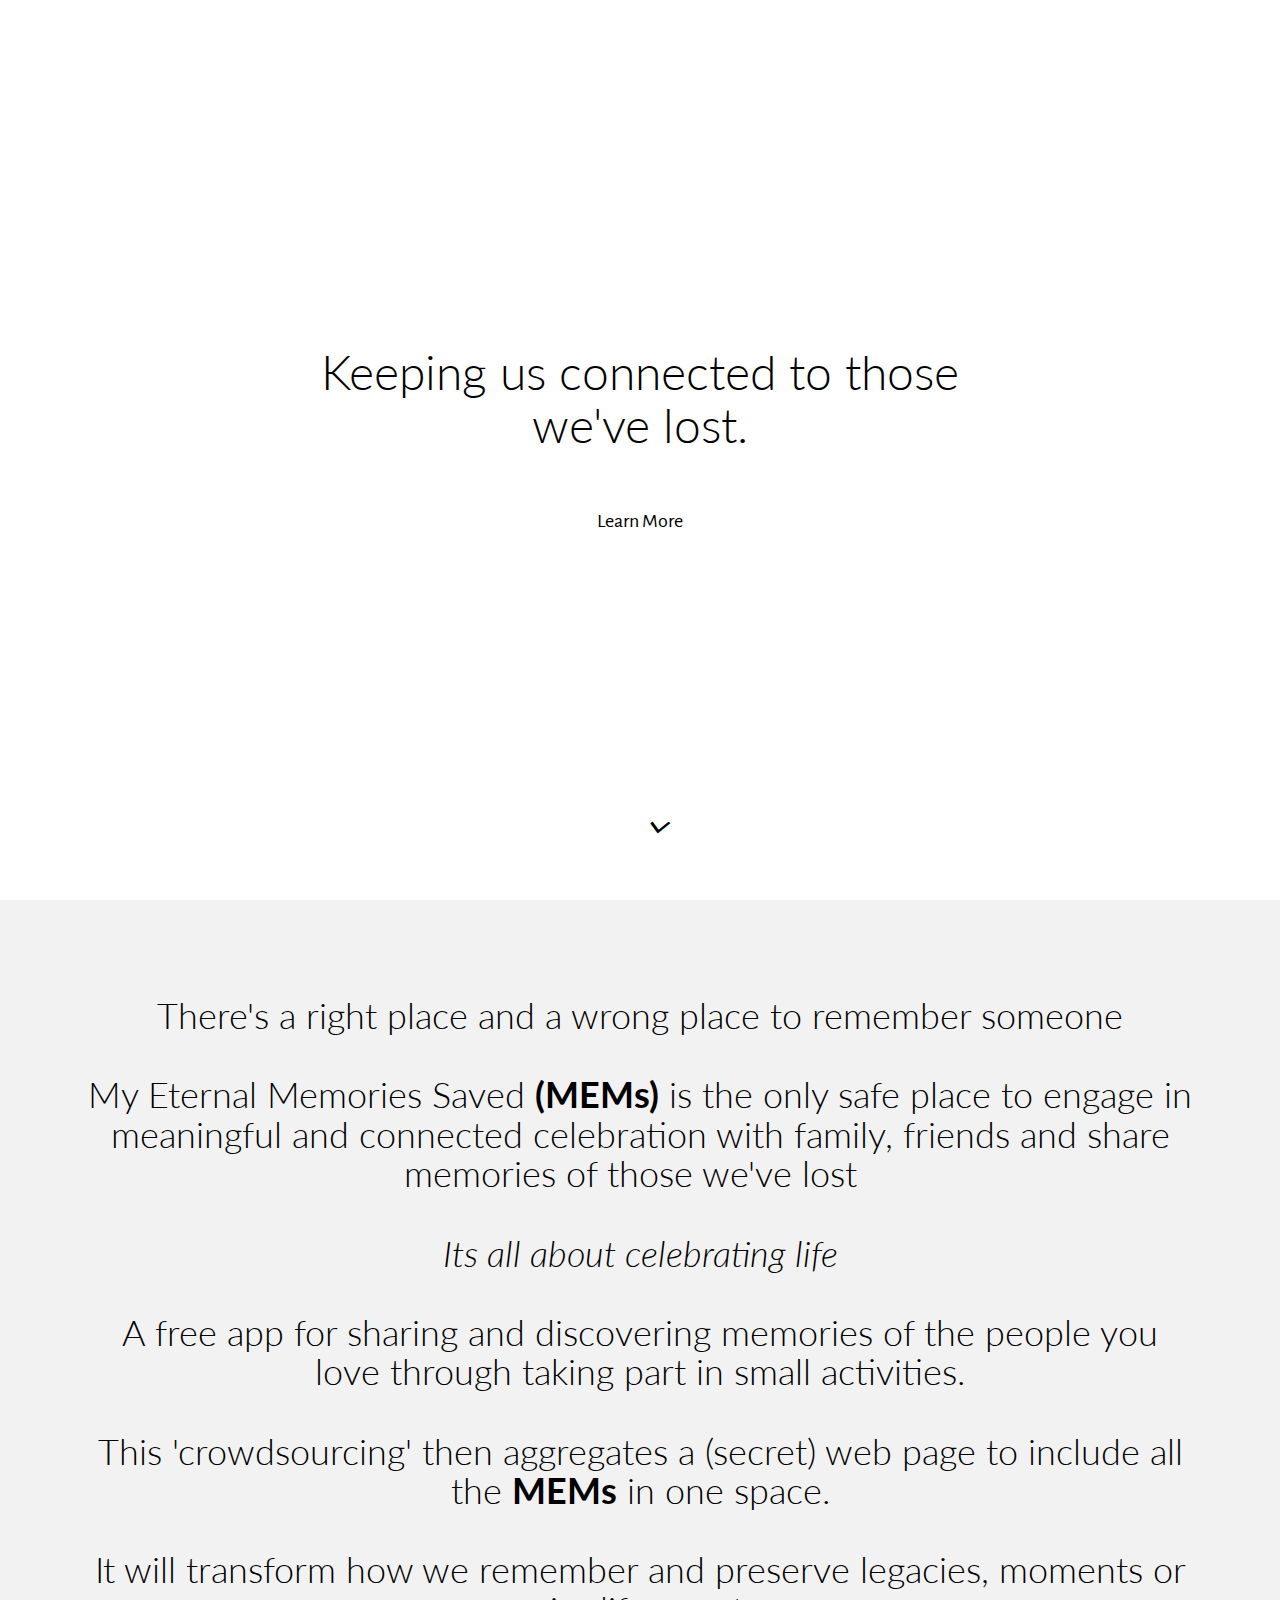
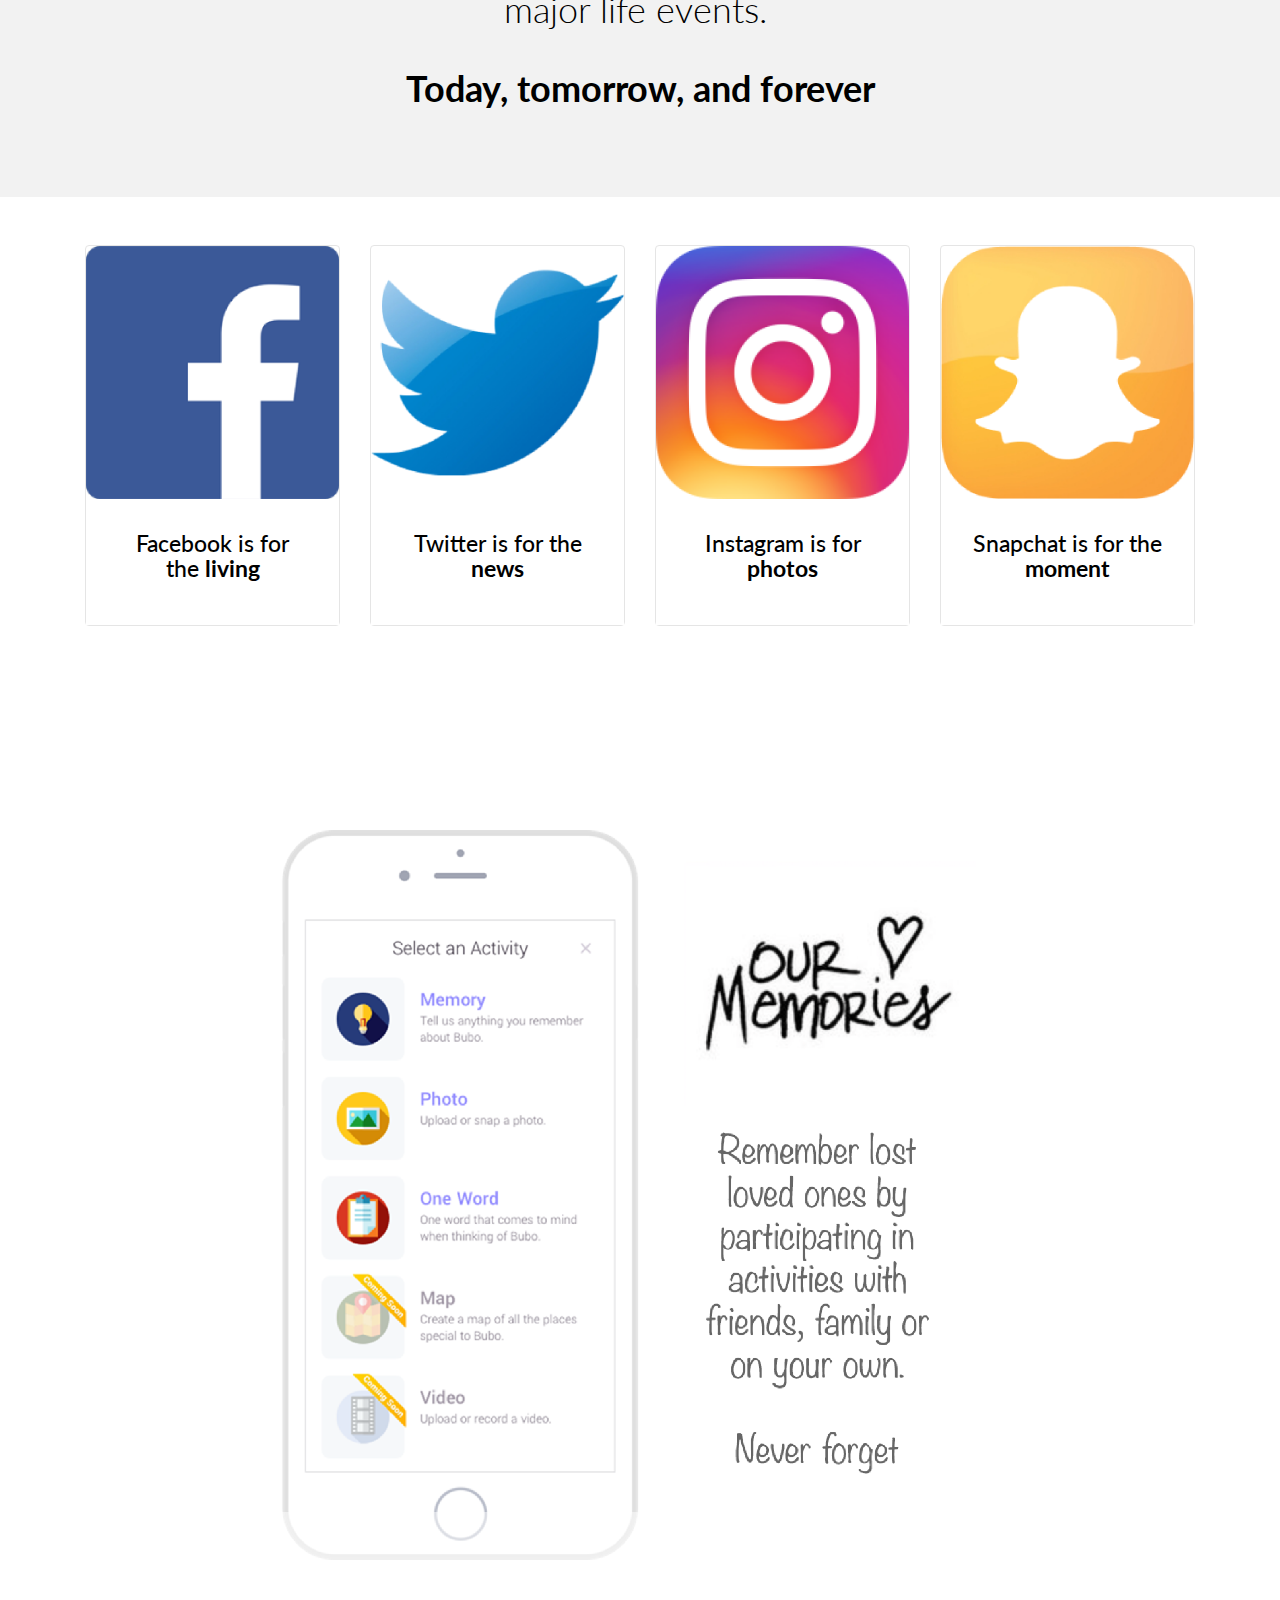
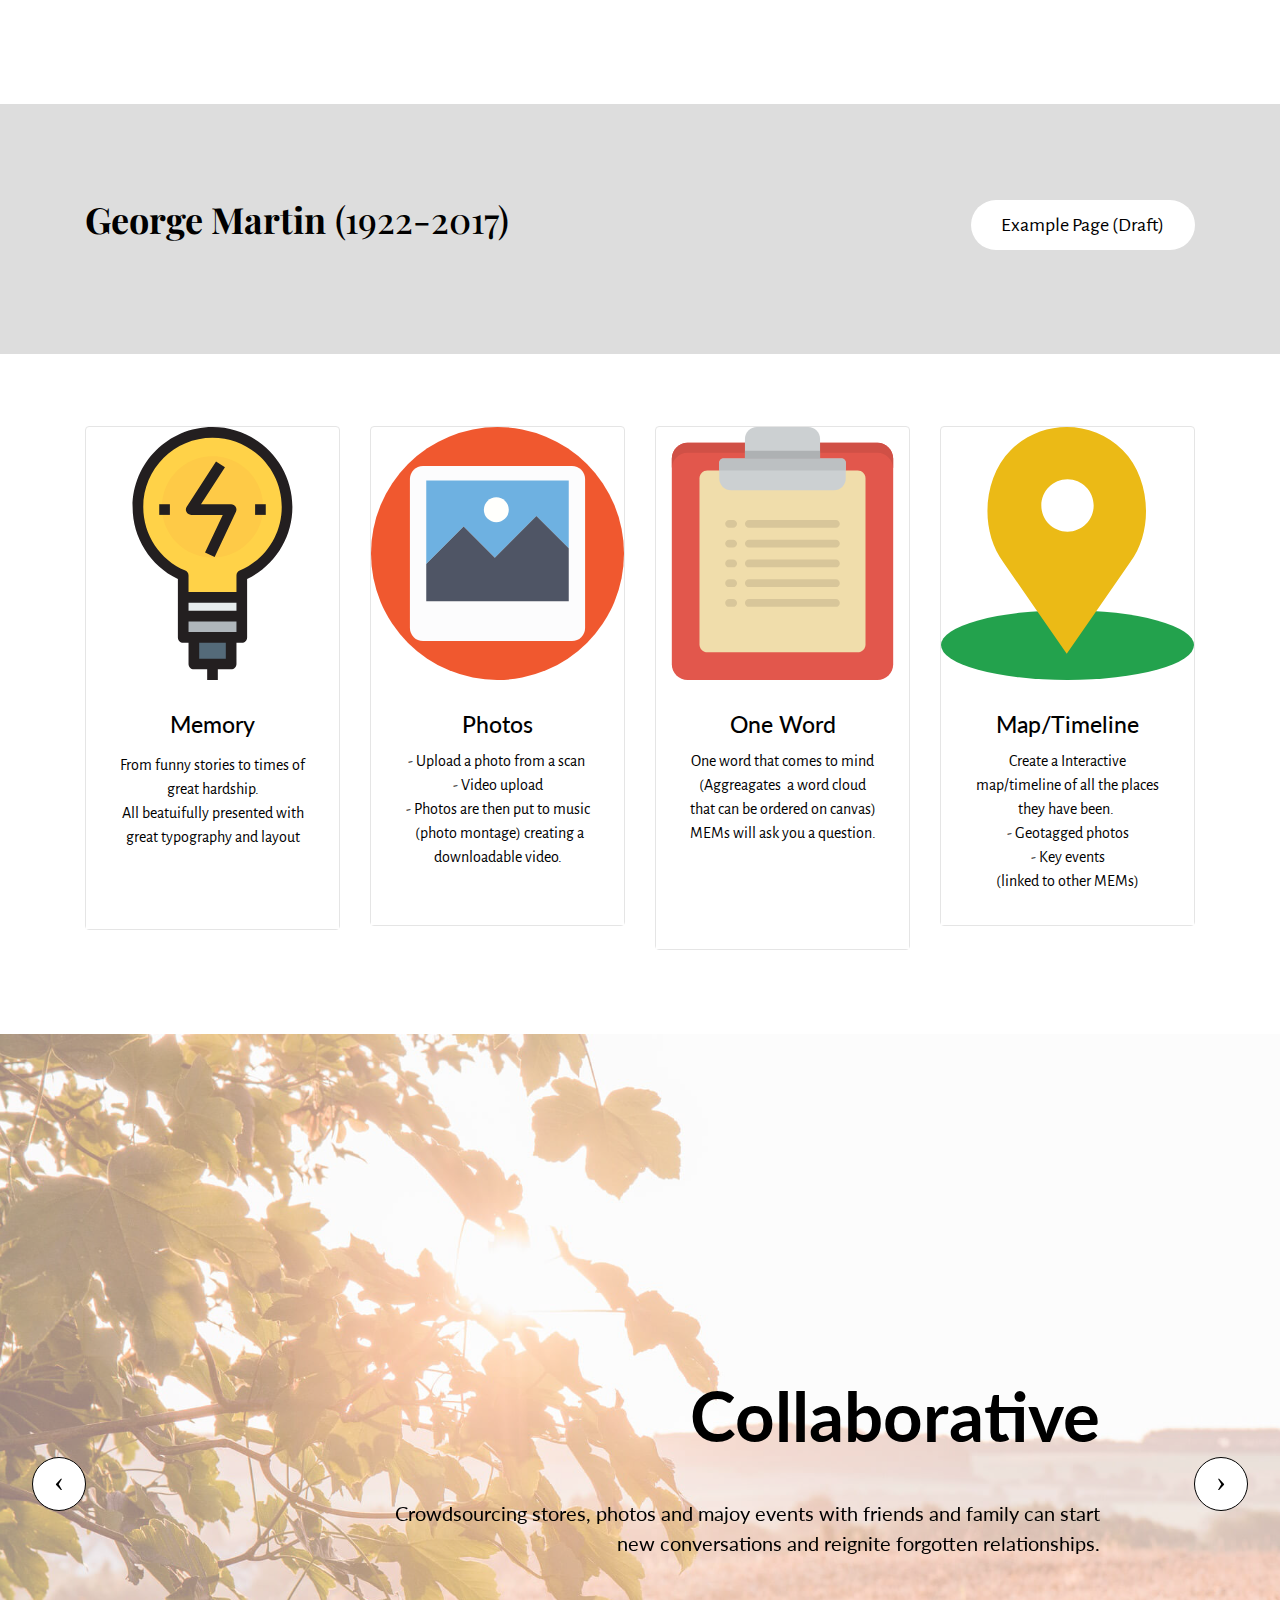
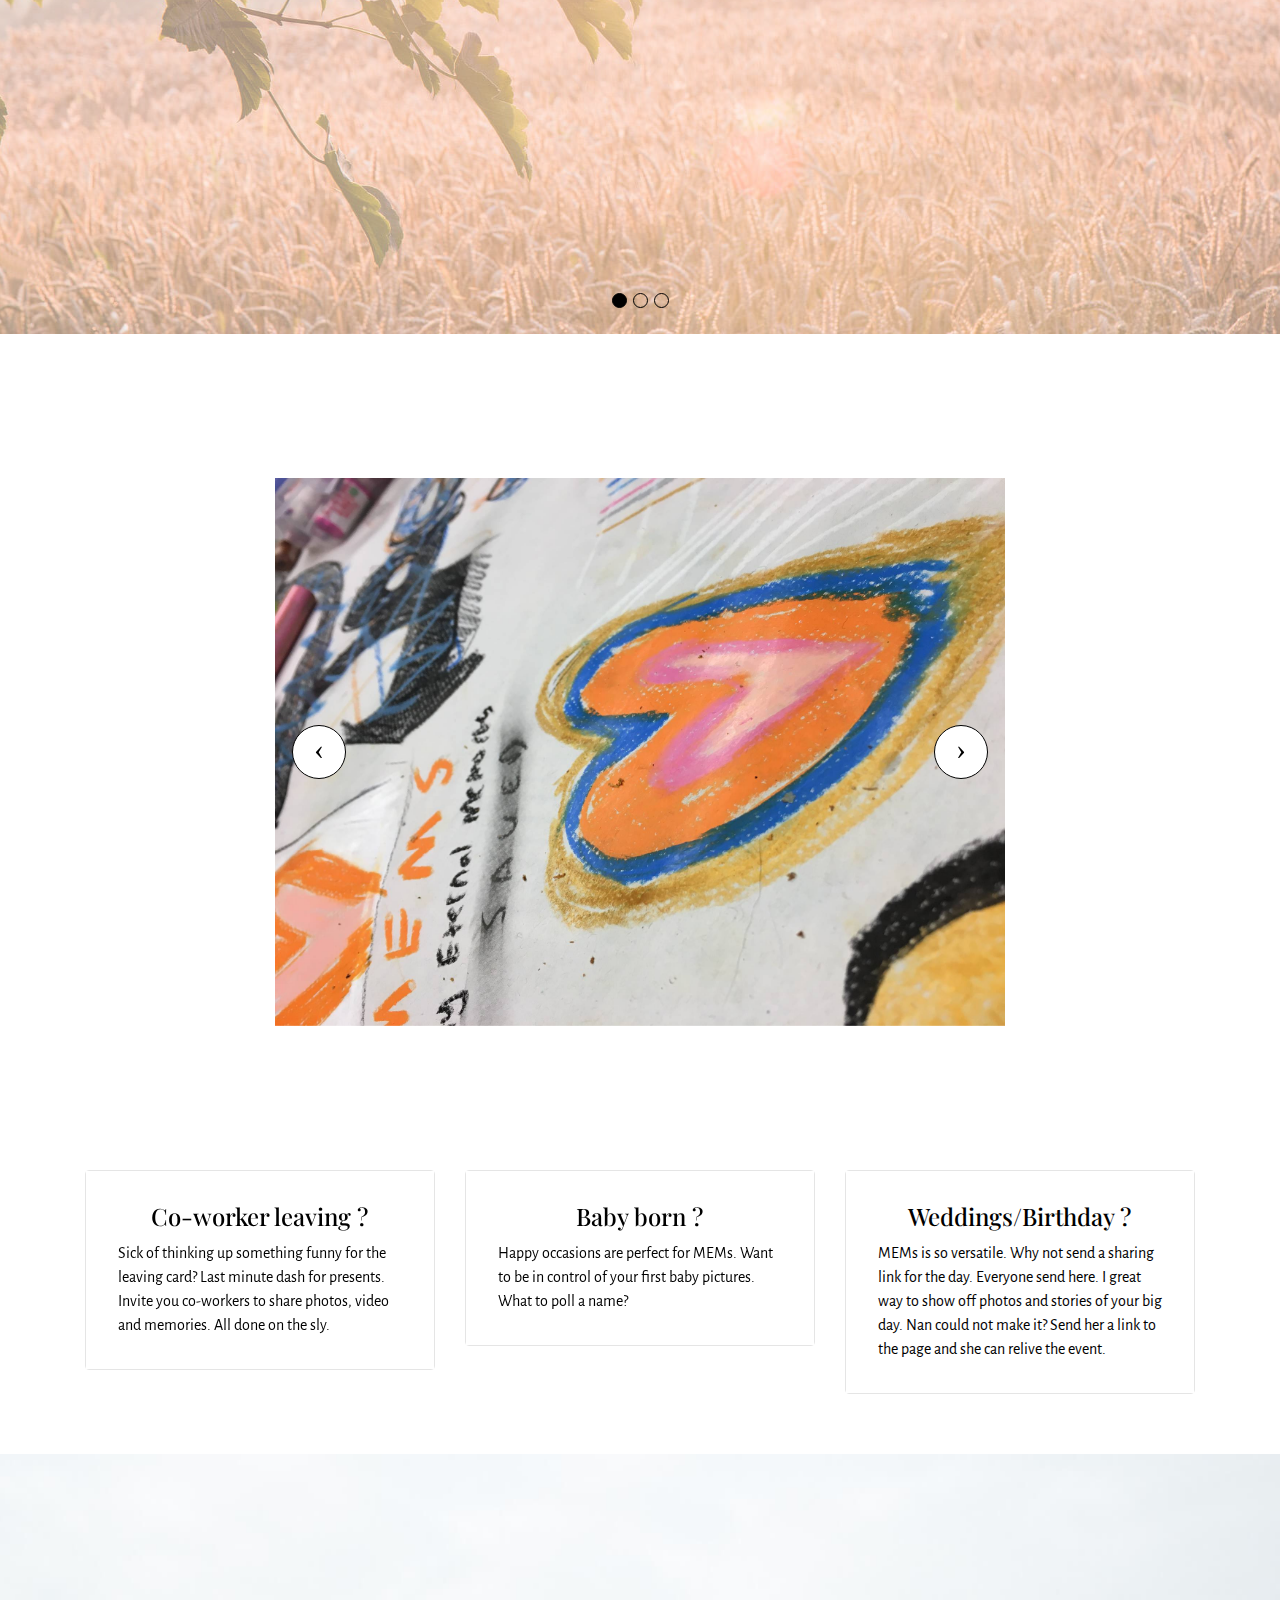
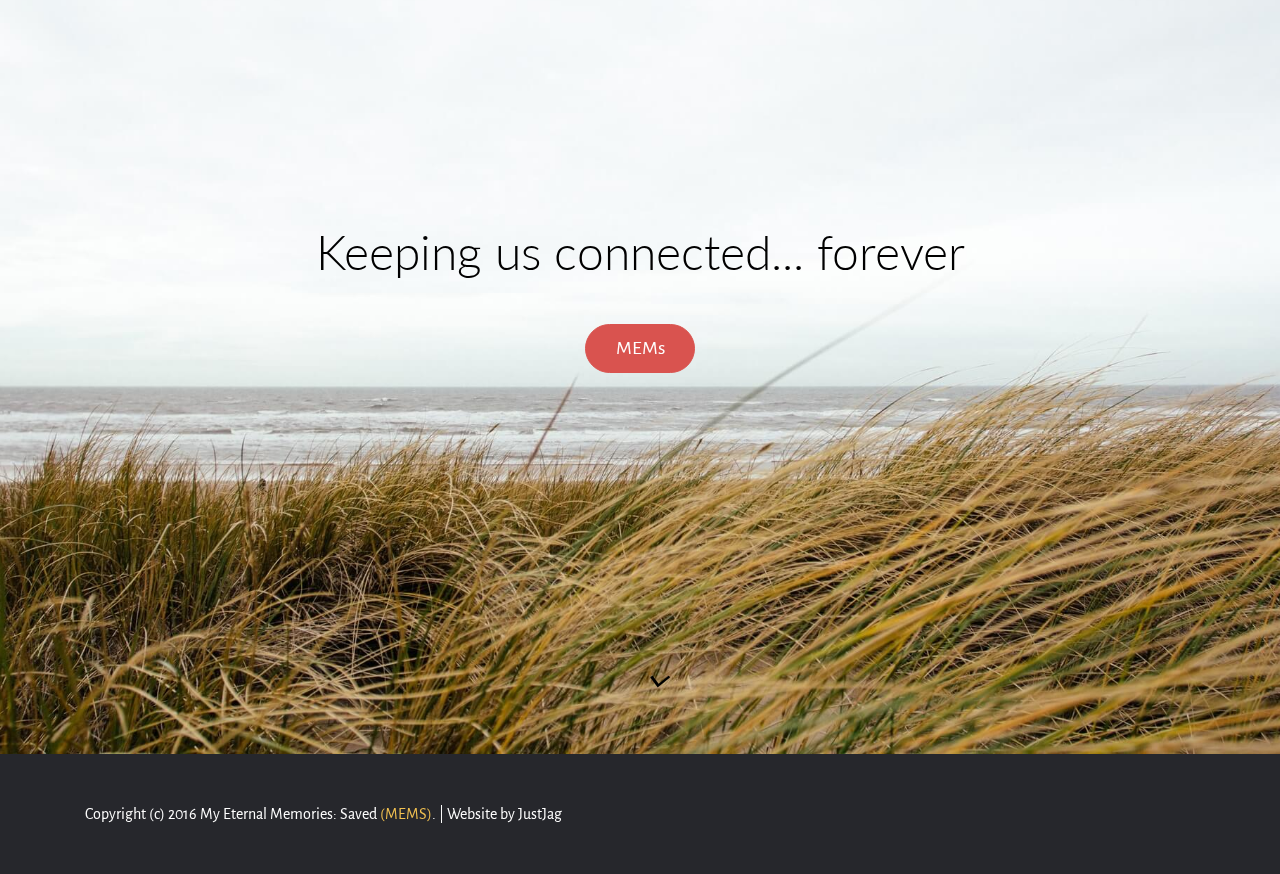
<file: index.html>
<!DOCTYPE html>
<html >
<head>
  <!-- Site made with Mobirise Website Builder v4.8.6, https://mobirise.com -->
  <meta charset="UTF-8">
  <meta http-equiv="X-UA-Compatible" content="IE=edge">
  <meta name="generator" content="Mobirise v4.8.6, mobirise.com">
  <meta name="viewport" content="width=device-width, initial-scale=1, minimum-scale=1">
  <link rel="shortcut icon" href="assets/images/logo.png" type="image/x-icon">
  <meta name="description" content="">
  
  <link rel="stylesheet" href="assets/font-awesome/css/font-awesome.css">
  <link rel="stylesheet" href="https://fonts.googleapis.com/css?family=Alegreya+Sans:400,700&subset=latin,vietnamese,latin-ext">
  <link rel="stylesheet" href="https://fonts.googleapis.com/css?family=Playfair+Display:400,700&subset=latin,cyrillic">
  <link rel="stylesheet" href="assets/tether/tether.min.css">
  <link rel="stylesheet" href="assets/bootstrap/css/bootstrap.min.css">
  <link rel="stylesheet" href="assets/soundcloud-plugin/style.css">
  <link rel="stylesheet" href="assets/puritym/css/style.css">
  <link rel="stylesheet" href="assets/mobirise/css/mbr-additional.css" type="text/css">
  
  
  
</head>
<body>
  <section class="mbr-section mbr-section-full" id="header1-1" data-bg-video="https://www.youtube.com/embed/uNCr7NdOJgw?rel=0&amp;amp;showinfo=0&amp;autoplay=0&amp;loop=0" data-rv-view="0">
    <div class="mbr-table-cell">
        
        <div class="container">
            <div class="row">
                <div class="col-md-8 col-md-offset-2 text-xs-center">

                    <h1 class="mbr-section-title display-1">Keeping us connected to those we've lost.</h1>
                    
                    <div class="mbr-buttons--center"> <a class="btn btn-lg btn-white" href="index.html#content5-8">Learn More</a></div>
                </div>
            </div>
        </div>
        <a class="mbr-arrow" href="#content5-8"><i class="fa fa-angle-down"></i></a>
    </div>
</section>

<section class="mbr-section col-undefined" id="content5-8" data-rv-view="3" style="background-color: rgb(242, 242, 242); padding-top: 6rem; padding-bottom: 3rem;">
    
    <div class="container">
        <h3 class="mbr-section-title display-2">There's a right place and a wrong place to remember someone<br><span style="color: inherit; line-height: 1.1;">&nbsp;</span><br>My Eternal Memories Saved <strong>(MEMs)</strong> is the only safe place to engage in meaningful and connected celebration with family, friends and share memories of those we've lost &nbsp;<br><br><em>Its all about celebrating life </em><br><br>A free app for sharing and discovering memories of the people you love through taking part in small activities. <br><br>This 'crowdsourcing' then aggregates a (secret) web page to include all the <strong>MEMs</strong> in one space.<br><div><br></div><div>It will transform how we remember and preserve legacies, moments or major life events.&nbsp;</div><div><br><strong>Today, tomorrow, and forever</strong><br></div></h3>
        <div class="lead"></div>
    </div>
</section>

<section class="mbr-section mbr-section-small" id="features1-3" data-rv-view="6" style="background-color: rgb(255, 255, 255); padding-top: 3rem; padding-bottom: 3rem;">
    
    <div class="container">
        <div class="row">
            <div class="col-sm-6 col-md-3">
                <div class="card cart-block">
                    <div><img src="assets/images/fb-art-600x600-35.png" class="card-img-top"></div>
                    <div class="card-block">
                        <h4 class="card-title text-xs-center">Facebook is for the <strong>living</strong></h4>
                        
                        
                    </div>
                </div>
            </div>
            <div class="col-sm-6 col-md-3">
                <div class="card cart-block">
                    <div><img src="assets/images/twitter-xxl-600x600-18.png" class="card-img-top"></div>
                    <div class="card-block">
                        <h4 class="card-title text-xs-center">Twitter is for the <strong>news</strong></h4>
                        
                        
                    </div>
                </div>
            </div>
            <div class="col-sm-6 col-md-3">
                <div class="card cart-block">
                    <div><img src="assets/images/instagram-v051916-200-600x600-69.png" class="card-img-top"></div>
                    <div class="card-block">
                        <h4 class="card-title text-xs-center">Instagram is for <strong>photos</strong></h4>
                        
                        
                    </div>
                </div>
            </div>
            <div class="col-sm-6 col-md-3">
                <div class="card cart-block">
                    <div><img src="assets/images/snapchat-xxl-600x600-39.png" class="card-img-top"></div>
                    <div class="card-block">
                        <h4 class="card-title text-xs-center">Snapchat is for the <strong>moment</strong></h4>
                        
                        
                    </div>
                </div>
            </div>
        </div>
    </div>
</section>

<section class="mbr-section mbr-section__container mbr-section__container--isolated" id="image2-s" data-rv-view="9">
    <div class="container">
        <div class="row">
            <div class="col-md-8 col-md-offset-2">
                <figure class="mbr-figure">
                    <div><img src="assets/images/best-1400x1400-1400x1400.png"></div>
                    <figcaption class="mbr-figure-caption mbr-figure-caption-over">
                        
                    </figcaption>
                </figure>
            </div>
        </div>
    </div>
</section>

<section class="mbr-section mbr-section-small" id="msg-box1-j" data-rv-view="11" style="background-color: rgb(221, 221, 221); padding-top: 6rem; padding-bottom: 6rem;">
    

    <div class="container">
        <div class="row">
            
            <div>

                <div class="col-sm-8">
                    <h2 class="mbr-section-title h1"><strong>George Martin</strong> (1922-2017)<br></h2>
                    
                </div>                
                <div class="col-sm-4 text-xs-right"><a class="btn btn-lg btn-white" href="page1.html">Example Page (Draft)</a></div>
            </div>
        </div>
    </div>
</section>

<section class="mbr-section mbr-section-small" id="features1-3" data-rv-view="14" style="background-color: rgb(255, 255, 255); padding-top: 4.5rem; padding-bottom: 4.5rem;">
    
    <div class="container">
        <div class="row">
            <div class="col-sm-6 col-md-3">
                <div class="card cart-block">
                    <div><img src="assets/images/167820.svg" class="card-img-top"></div>
                    <div class="card-block">
                        <h4 class="card-title text-xs-center"><p>Memory</p></h4>
                        <p class="card-text"><span style="font-size: 1rem; line-height: 1.5;">From funny stories to times of great hardship. </span><br><span style="font-size: 1rem; line-height: 1.5;">All beatuifully presented with great typography and layout</span><span style="font-size: 1rem; line-height: 1.5;"><br></span><span style="font-size: 1rem; line-height: 1.5;"><br></span><br></p>
                        
                    </div>
                </div>
            </div>
            <div class="col-sm-6 col-md-3">
                <div class="card cart-block">
                    <div><img src="assets/images/204329.svg" class="card-img-top"></div>
                    <div class="card-block">
                        <h4 class="card-title text-xs-center">Photos</h4>
                        <p class="card-text">- Upload a photo from a scan&nbsp;<br>- Video upload<br>- Photos are then put to music &nbsp;(photo montage) creating a downloadable video.<br><br></p>
                        
                    </div>
                </div>
            </div>
            <div class="col-sm-6 col-md-3">
                <div class="card cart-block">
                    <div><img src="assets/images/214287.svg" class="card-img-top"></div>
                    <div class="card-block">
                        <h4 class="card-title text-xs-center">One Word</h4>
                        <p class="card-text">One word that comes to mind<br>(Aggreagates &nbsp;a word cloud that can be ordered on canvas)<br>MEMs will ask you a question.<br><br><br><br></p>
                        
                    </div>
                </div>
            </div>
            <div class="col-sm-6 col-md-3">
                <div class="card cart-block">
                    <div><img src="assets/images/148845.svg" class="card-img-top"></div>
                    <div class="card-block">
                        <h4 class="card-title text-xs-center">Map/Timeline</h4>
                        <p class="card-text">Create a Interactive map/timeline of all the places they have been.&nbsp;<br>- Geotagged photos<br>- Key events<br>(linked to other MEMs)</p>
                        
                    </div>
                </div>
            </div>
        </div>
    </div>
</section>

<section class="mbr-slider mbr-section mbr-section__container carousel slide mbr-section-nopadding" data-ride="carousel" data-keyboard="false" data-wrap="true" data-interval="5000" id="slider-1" data-rv-view="17" style="background-color: rgb(255, 255, 255);">
    <div>
        <div>
            <div>
                <ol class="carousel-indicators">
                    <li data-app-prevent-settings="" data-target="#slider-1" data-slide-to="0" class="active"></li><li data-app-prevent-settings="" data-target="#slider-1" data-slide-to="1"></li><li data-app-prevent-settings="" data-target="#slider-1" class="" data-slide-to="2"></li>
                </ol>
                <div class="carousel-inner" role="listbox">
                    <div class="mbr-section carousel-item dark center mbr-section-full active" style="background-image: url(assets/images/photo-6.jpg);">
                        <div class="mbr-table-cell">
                         <div class="mbr-overlay"></div>
                            <div class=" container">
                                
                                <div class="row">
                                    <div class="col-md-8 col-md-offset-3 text-xs-right">
                                        <h2 class="mbr-section-title display-1"><strong>Collaborative</strong></h2>
                                        <p class="lead">Crowdsourcing stores, photos and majoy events with friends and family can start new conversations and reignite forgotten relationships.</p>

                                        
                                    </div>
                                </div>
                            </div>
                        </div>
                    </div><div class="mbr-section carousel-item dark center mbr-section-full" style="background-image: url(assets/images/photo-9.jpg);">
                        <div class="mbr-table-cell">
                         <div class="mbr-overlay"></div>
                            <div class=" container">
                                
                                <div class="row">
                                    <div class="col-md-8 col-md-offset-1">
                                        <h2 class="mbr-section-title display-1"><strong>Safe</strong></h2>
                                        <p class="lead">Specifically for private memories of lost loved ones. <br>Password protected. <br>Backed up for life</p>

                                        
                                    </div>
                                </div>
                            </div>
                        </div>
                    </div><div class="mbr-section carousel-item dark center mbr-section-full" style="background-image: url(assets/images/white-rose-for-funeral-singer-services1-2000x1500-47.jpg);">
                        <div class="mbr-table-cell">
                         <div class="mbr-overlay" style="opacity: 0.3;"></div>
                            <div class=" container">
                                
                                <div class="row">
                                    <div class="col-md-8 col-md-offset-2 text-xs-center">
                                        <h2 class="mbr-section-title display-1"><strong>Reactive</strong></h2>
                                        <p class="lead">When the moment calls for it, friends and family can start to share memories and communicate (<em>this has been shown to help the grieving process)*</em></p>

                                        
                                    </div>
                                </div>
                            </div>
                        </div>
                    </div>
                </div>
                
                <a data-app-prevent-settings="" class="left carousel-control" role="button" data-slide="prev" href="#slider-1">
                    <span class="icon-prev" aria-hidden="true"></span>
                    <span class="sr-only">Previous</span>
                </a>
                <a data-app-prevent-settings="" class="right carousel-control" role="button" data-slide="next" href="#slider-1">
                    <span class="icon-next" aria-hidden="true"></span>
                    <span class="sr-only">Next</span>
                </a>
            </div>
        </div>
    </div>
</section>

<section class="mbr-slider mbr-section mbr-section__container carousel slide mbr-section__container--isolated" data-ride="carousel" data-keyboard="false" data-wrap="true" data-interval="5000" id="slider2-g" data-rv-view="29">
    <div class=" container article-slider">
        <div class=" row">
            <div class=" col-md-8 col-md-offset-2">
                
                <div class="carousel-inner" role="listbox">
                    <div class="mbr-section carousel-item dark center active">
                        <div class="mbr-table-cell">
                         
                            <div>
                                <img src="assets/images/img-2-2000x1500.jpg">
                                <div class="row">
                                    <div class="col-md-8 col-md-offset-3 text-xs-right">
                                        
                                        

                                        
                                    </div>
                                </div>
                            </div>
                        </div>
                    </div><div class="mbr-section carousel-item dark center">
                        <div class="mbr-table-cell">
                         
                            <div>
                                <img src="assets/images/img-3-2000x1500.jpg">
                                <div class="row">
                                    <div class="col-md-8 col-md-offset-1">
                                        
                                        

                                        
                                    </div>
                                </div>
                            </div>
                        </div>
                    </div><div class="mbr-section carousel-item dark center">
                        <div class="mbr-table-cell">
                         
                            <div>
                                <img src="assets/images/img-4-2000x1500.jpg">
                                <div class="row">
                                    <div class="col-md-8 col-md-offset-2 text-xs-center">
                                        
                                        

                                        
                                    </div>
                                </div>
                            </div>
                        </div>
                    </div>
                </div>
                
                <a data-app-prevent-settings="" class="left carousel-control" role="button" data-slide="prev" href="#slider2-g">
                    <span class="icon-prev" aria-hidden="true"></span>
                    <span class="sr-only">Previous</span>
                </a>
                <a data-app-prevent-settings="" class="right carousel-control" role="button" data-slide="next" href="#slider2-g">
                    <span class="icon-next" aria-hidden="true"></span>
                    <span class="sr-only">Next</span>
                </a>
            </div>
        </div>
    </div>
</section>

<section class="mbr-section mbr-section-small" id="content4-1q" data-rv-view="41" style="background-color: rgb(255, 255, 255); padding-top: 0rem; padding-bottom: 3rem;">
    
    <div class="container">
        <div class="row">
            <div class="col-sm-6 col-md-4">
                <div class="card cart-block">
                    <div class="card-block">
                        <h4 class="card-title text-xs-center">Co-worker leaving ?</h4>
                        <p class="card-text">Sick of thinking up something funny for the leaving card? Last minute dash for presents. Invite you co-workers to share photos, video and memories. All done on the sly.</p>
                    </div>
                </div>
            </div>
            <div class="col-sm-6 col-md-4">
                <div class="card cart-block">
                    <div class="card-block">
                        <h4 class="card-title text-xs-center">Baby born ?</h4>
                        <p class="card-text">Happy occasions are perfect for MEMs. Want to be in control of your first baby pictures. What to poll a name?</p>
                    </div>
                </div>
            </div>
            <div class="col-sm-6 col-md-4">
                <div class="card cart-block">
                    <div class="card-block">
                        <h4 class="card-title text-xs-center">Weddings/Birthday ?</h4>
                        <p class="card-text">MEMs is so versatile. Why not send a sharing link for the day. Everyone send here. I great way to show off photos and stories of your big day. Nan could not make it? Send her a link to the page and she can relive the event.</p>
                    </div>
                </div>
            </div>
            
        </div>
    </div>
</section>

<section class="mbr-section mbr-section-full" id="header1-1s" data-rv-view="44" style="background-image: url(assets/images/photo-1.jpg);">
    <div class="mbr-table-cell">
        
        <div class="container">
            <div class="row">
                <div class="col-md-8 col-md-offset-2 text-xs-center">

                    <h1 class="mbr-section-title display-1">Keeping us connected... forever</h1>
                    
                    <div class="mbr-buttons--center"> <a class="btn btn-lg btn-danger" href="index.html">MEMs</a></div>
                </div>
            </div>
        </div>
        <a class="mbr-arrow" href="#footer1-6"><i class="fa fa-angle-down"></i></a>
    </div>
</section>

<footer class="mbr-section mbr-section-nopadding mbr-footer" id="footer1-6" data-rv-view="47" style="background-color: rgb(38, 39, 44); padding-top: 3rem; padding-bottom: 1.98rem;">
    
    <div class="container">
        <p>Copyright (c) 2016 My Eternal Memories: Saved <a href="index.html">(MEMS)</a>. | Website by JustJag</p>
    </div>
</footer>


  <script src="assets/web/assets/jquery/jquery.min.js"></script>
  <script src="assets/tether/tether.min.js"></script>
  <script src="assets/bootstrap/js/bootstrap.min.js"></script>
  <script src="assets/smooth-scroll/smooth-scroll.js"></script>
  <script src="assets/jquery-mb-ytplayer/jquery.mb.ytplayer.min.js"></script>
  <script src="assets/bootstrap-carousel-swipe/bootstrap-carousel-swipe.js"></script>
  <script src="assets/puritym/js/script.js"></script>
  
  
</body>
</html>
</file>
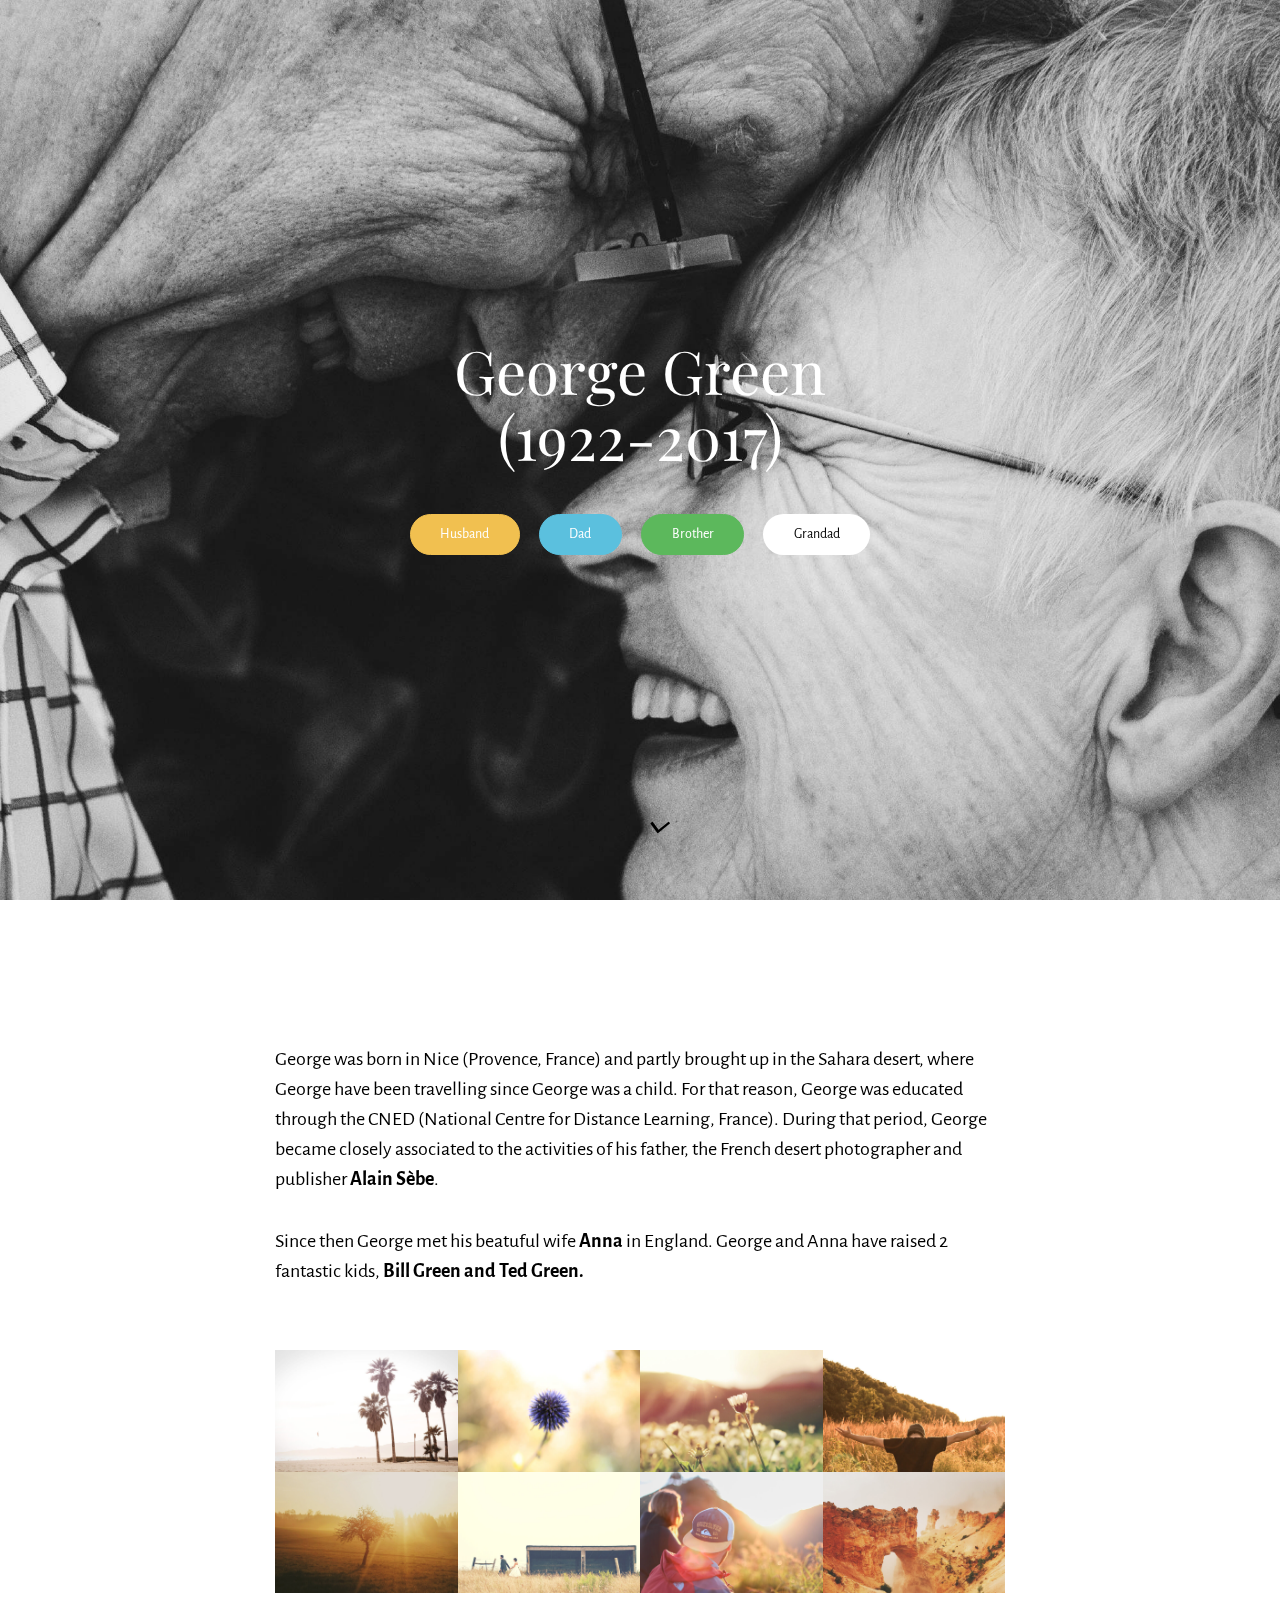
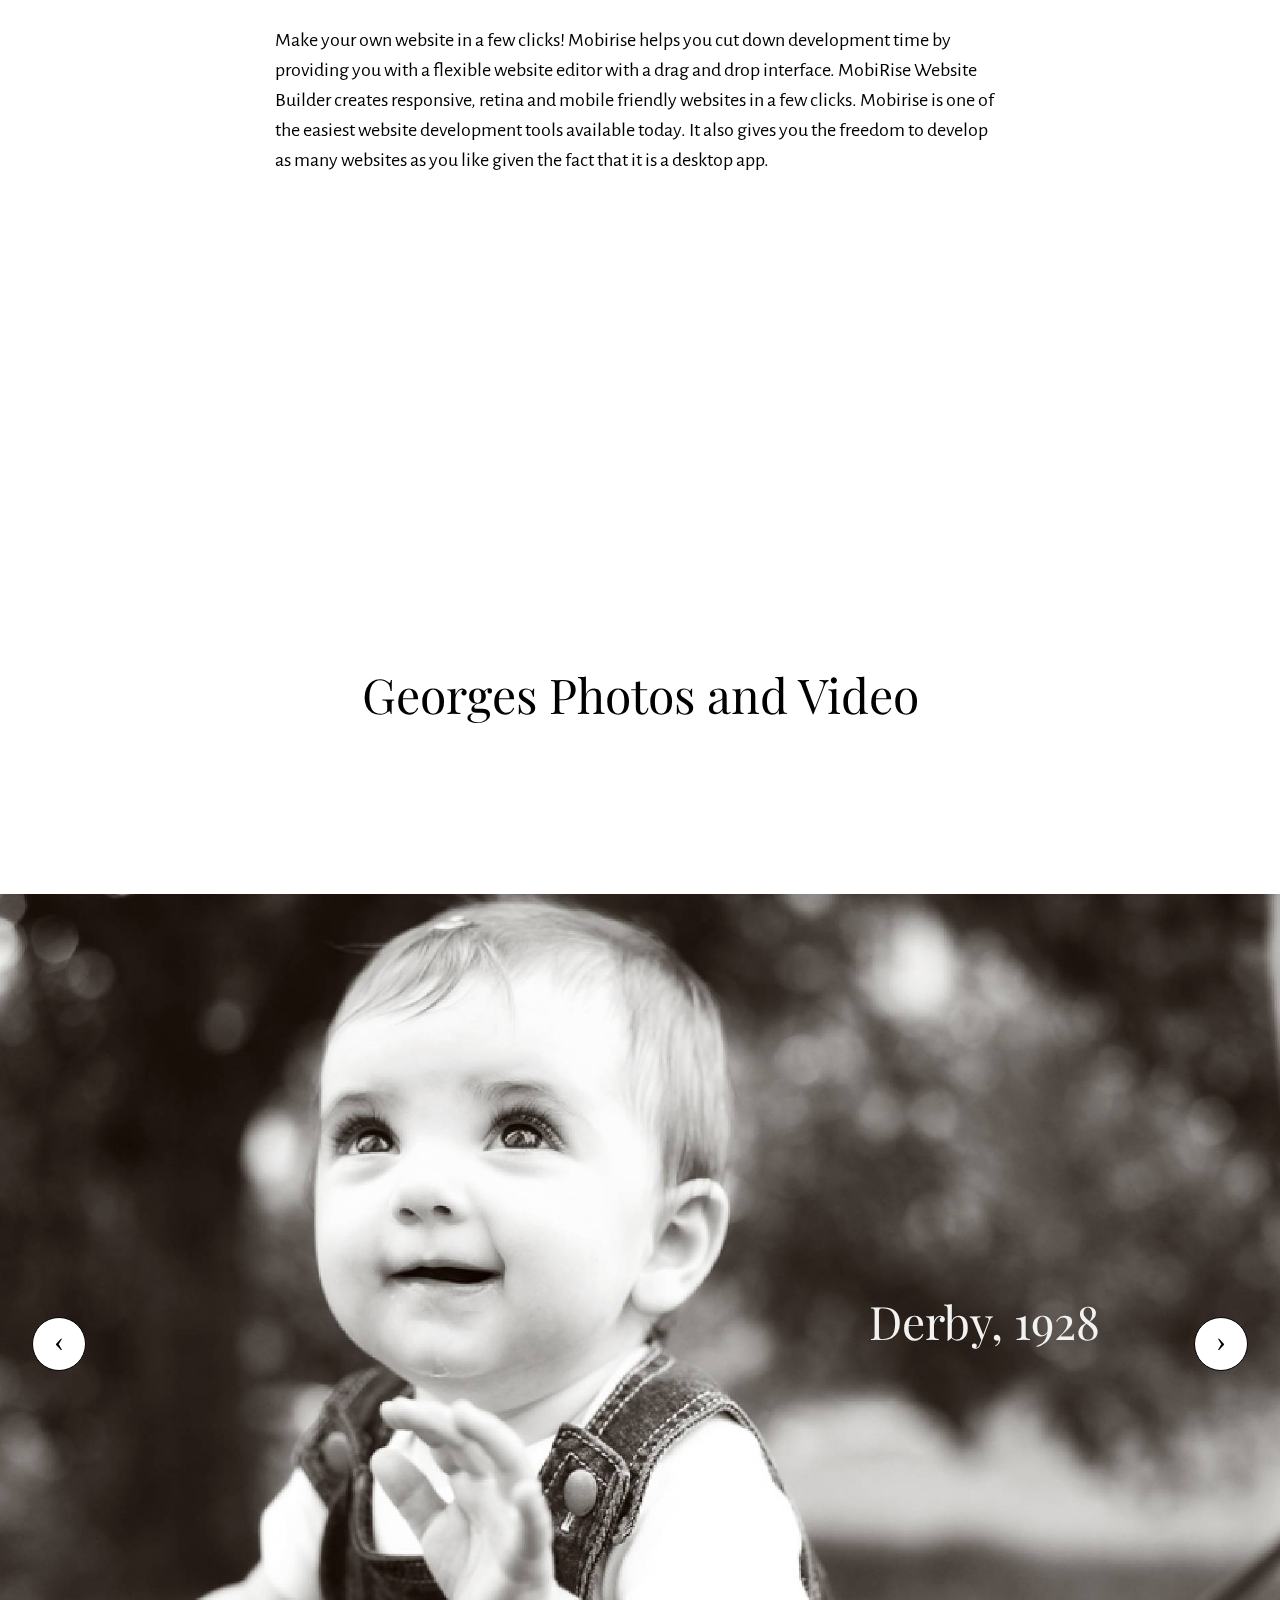
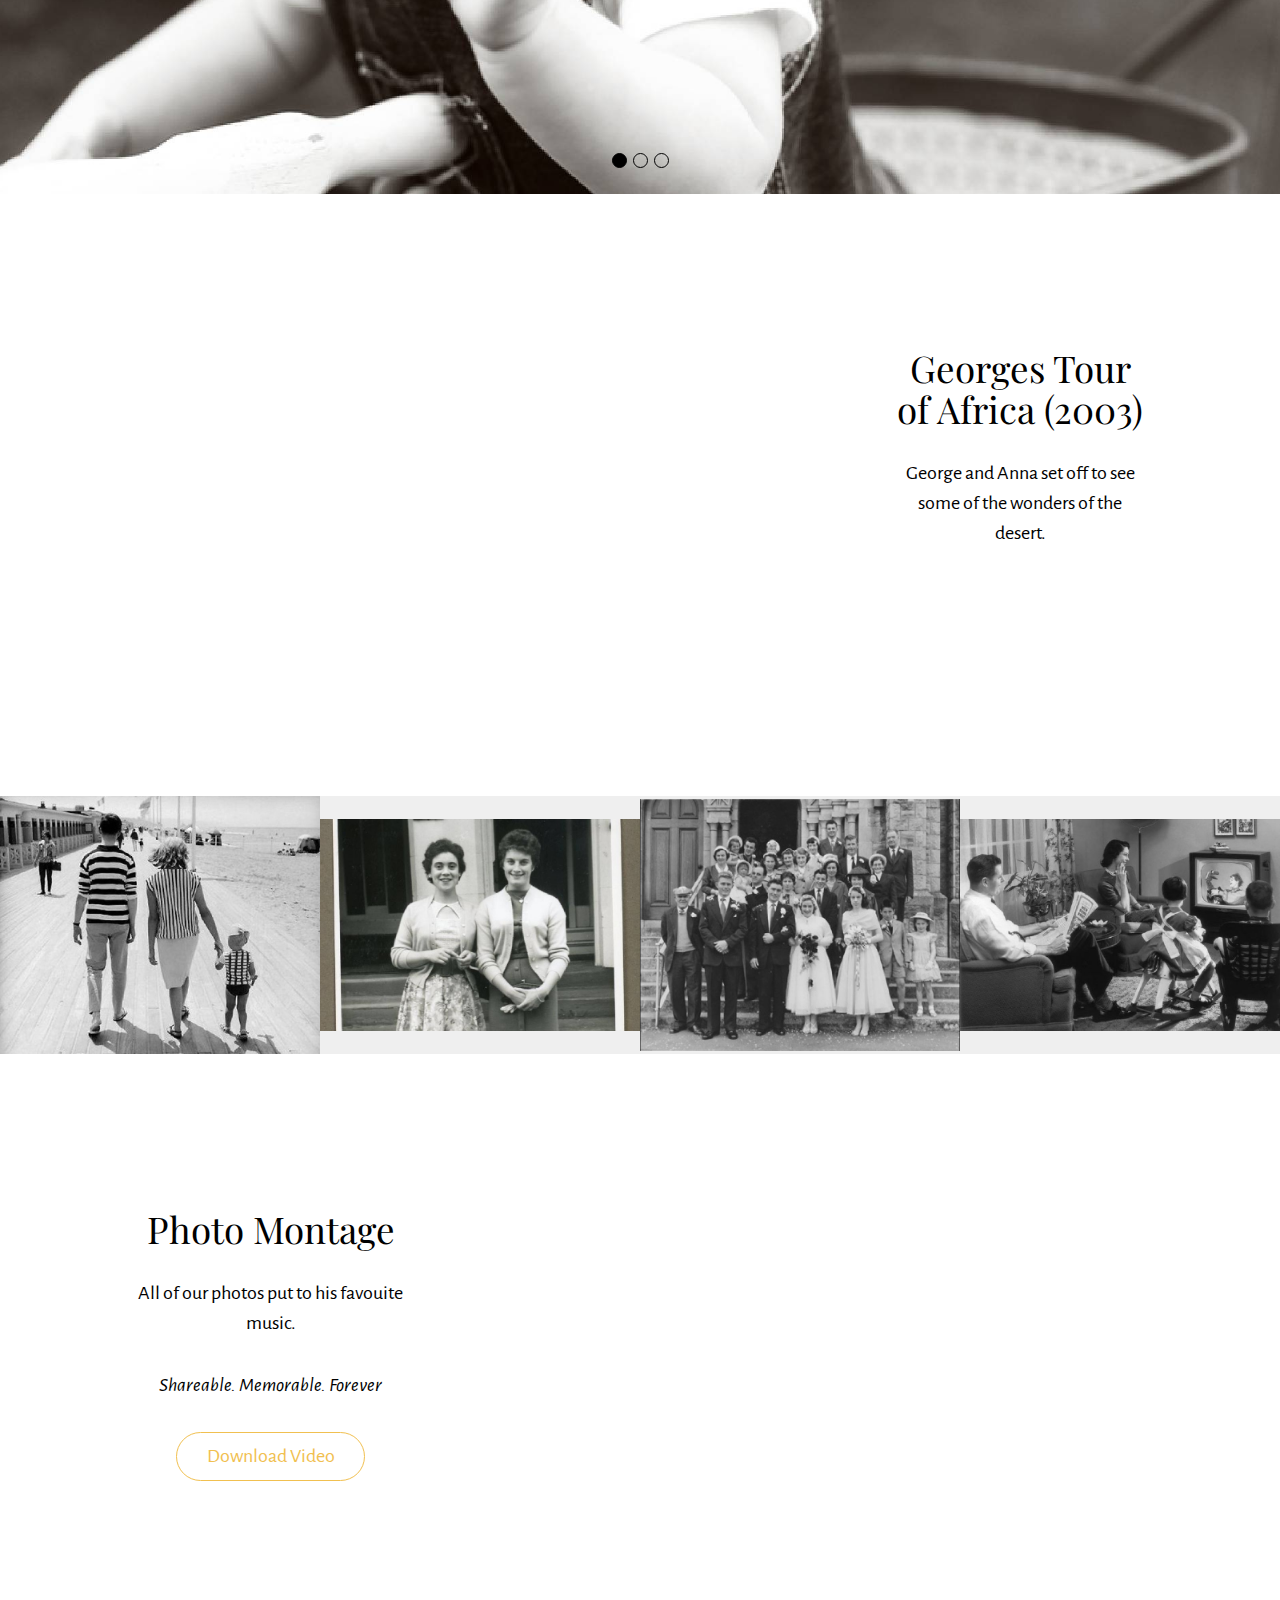
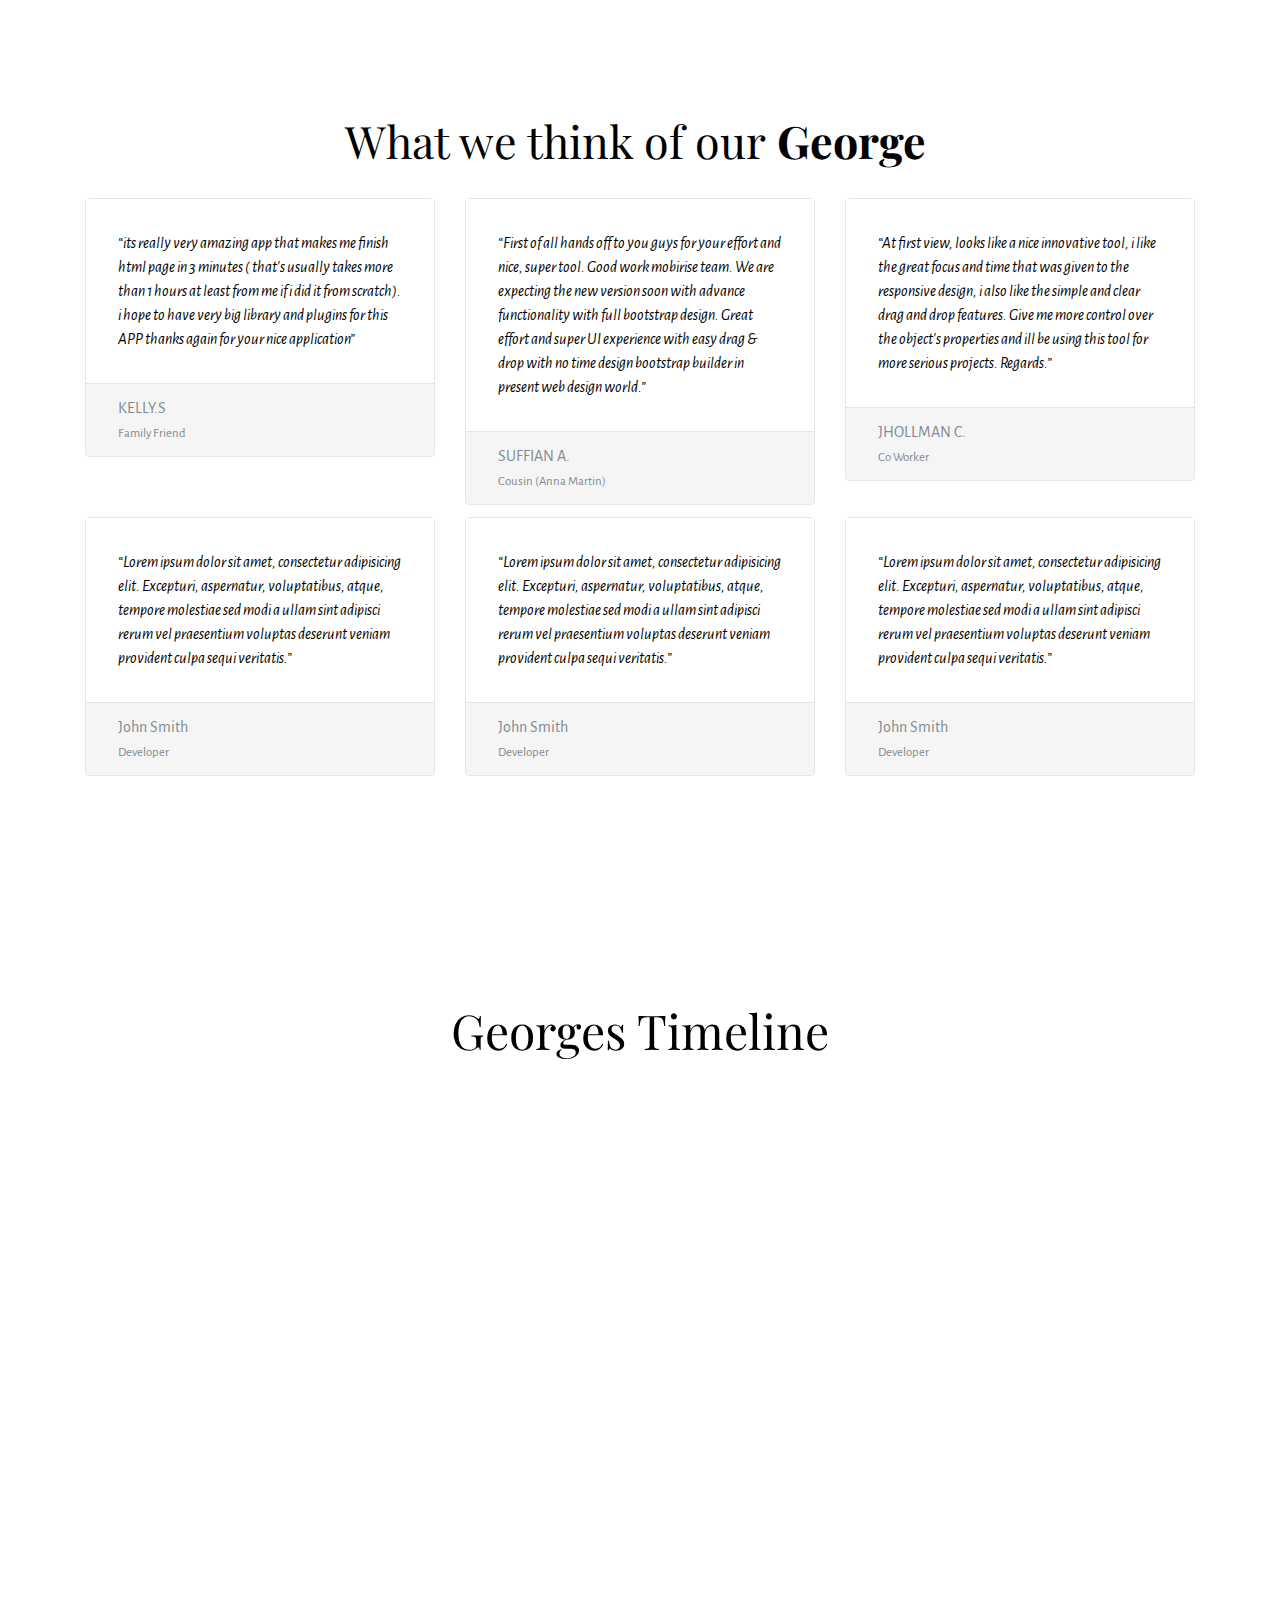
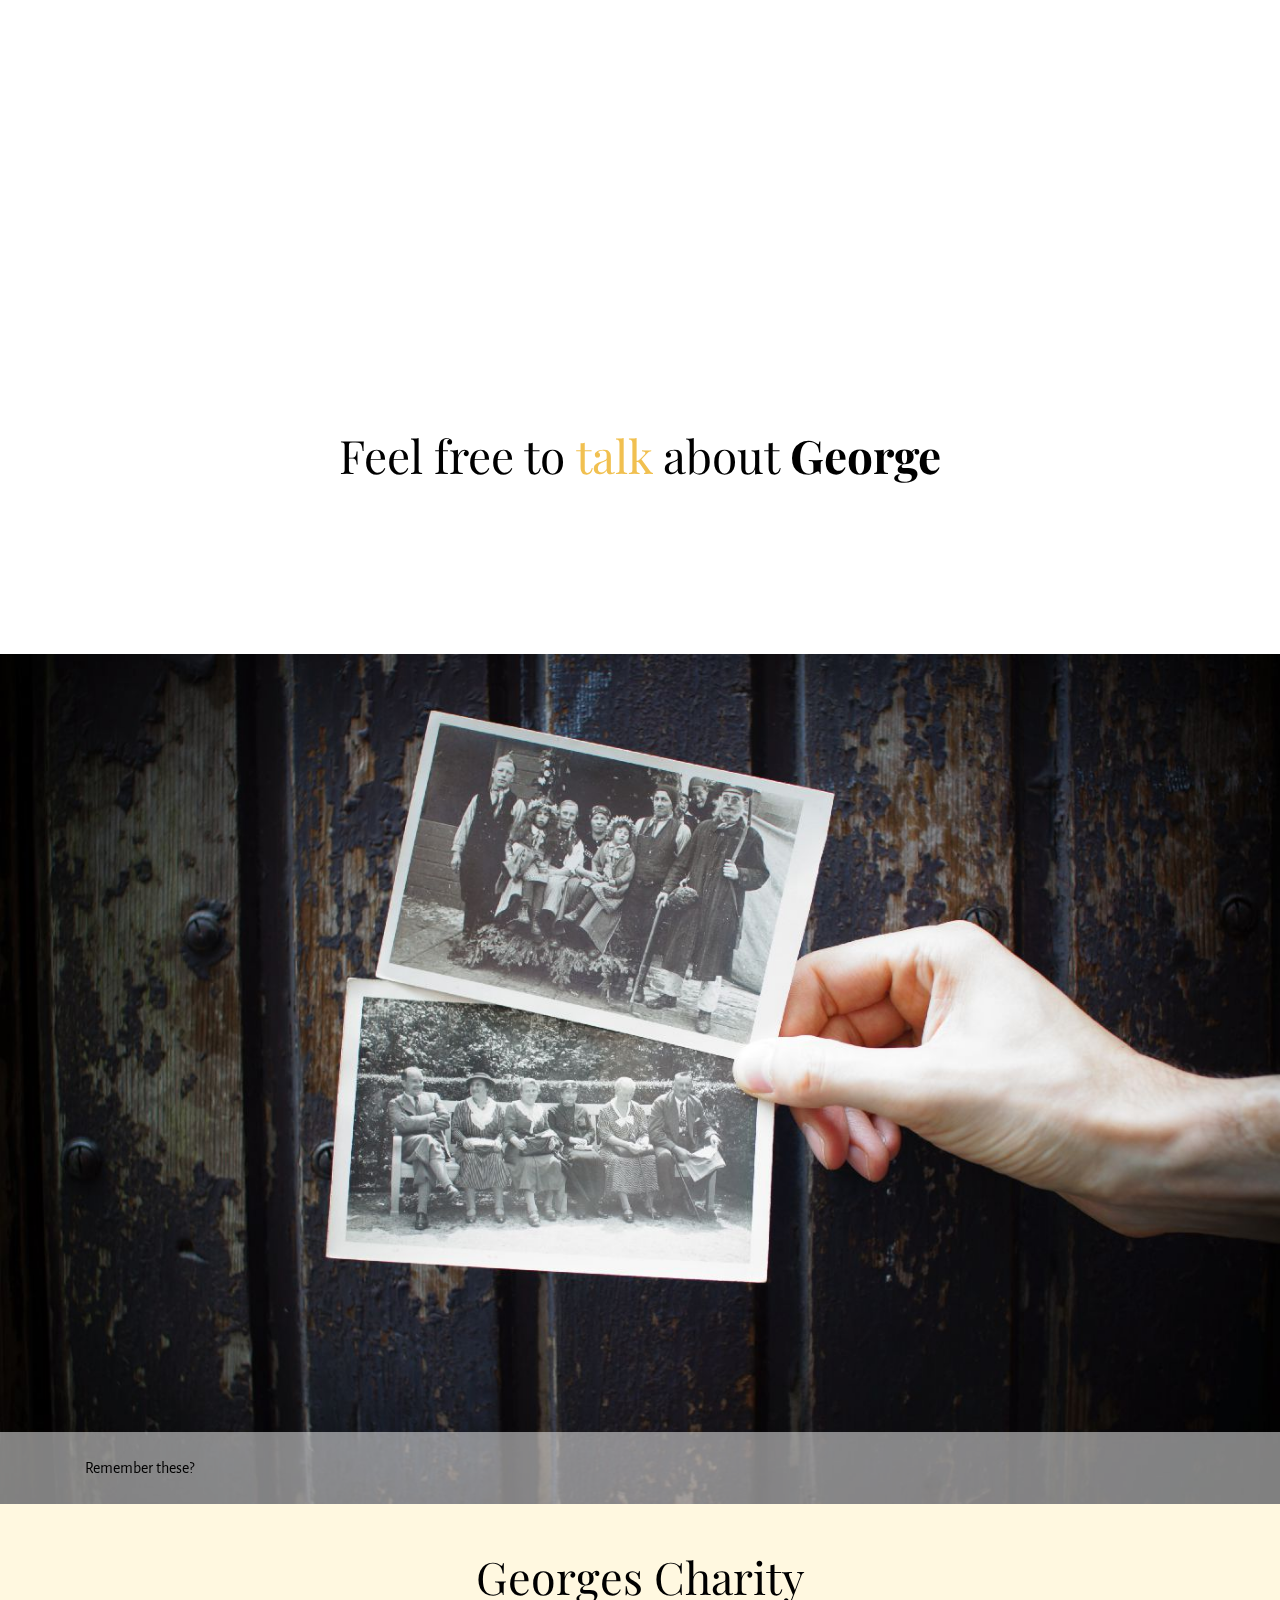
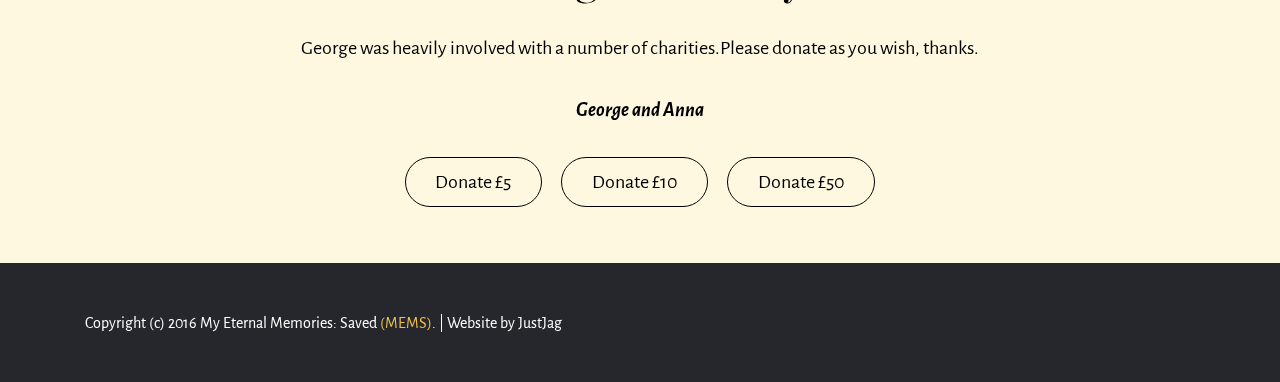
<file: page1.html>
<!DOCTYPE html>
<html >
<head>
  <!-- Site made with Mobirise Website Builder v4.8.6, https://mobirise.com -->
  <meta charset="UTF-8">
  <meta http-equiv="X-UA-Compatible" content="IE=edge">
  <meta name="generator" content="Mobirise v4.8.6, mobirise.com">
  <meta name="viewport" content="width=device-width, initial-scale=1, minimum-scale=1">
  <link rel="shortcut icon" href="assets/images/logo.png" type="image/x-icon">
  <meta name="description" content="">
  
  <link rel="stylesheet" href="assets/font-awesome/css/font-awesome.css">
  <link rel="stylesheet" href="https://fonts.googleapis.com/css?family=Alegreya+Sans:400,700&subset=latin,vietnamese,latin-ext">
  <link rel="stylesheet" href="https://fonts.googleapis.com/css?family=Playfair+Display:400,700&subset=latin,cyrillic">
  <link rel="stylesheet" href="assets/tether/tether.min.css">
  <link rel="stylesheet" href="assets/bootstrap/css/bootstrap.min.css">
  <link rel="stylesheet" href="assets/soundcloud-plugin/style.css">
  <link rel="stylesheet" href="assets/puritym/css/style.css">
  <link rel="stylesheet" href="assets/mobirise/css/mbr-additional.css" type="text/css">
  
  
  
</head>
<body>
  <section class="mbr-section mbr-section-full mbr-parallax-background" id="header4-9" data-rv-view="63" style="background-image: url(assets/images/ulz8elesybm-lotte-meijer-2000x2666.jpg);">
    <div class="mbr-table-cell">
        
        <div class="container">
            <div class="row">
                <div class="col-md-8 col-md-offset-2 text-xs-center">

                    <h1 class="mbr-section-title display-1">George Green <br>(1922-2017)</h1>
                    
                    <div class="mbr-buttons--center"><a class="btn btn-lg btn-warning" href="-">Husband</a> <a class="btn btn-lg btn-info" href="-">Dad</a> <a class="btn btn-lg btn-success" href="-">Brother</a> <a class="btn btn-lg btn-white-outline btn-white" href="-">Grandad</a></div>
                </div>
            </div>
        </div>
        <a class="mbr-arrow" href="#content1-b"><i class="fa fa-angle-down"></i></a>
    </div>
</section>

<section class="mbr-section mbr-section__container mbr-section__container--first" id="content1-b" data-rv-view="66">
    <div class="container">
        <div class="row">
            <div class="col-md-8 col-md-offset-2 lead"><p><span style="font-size: 1.25rem; line-height: 1.5;">George was born in Nice (Provence, France) and partly brought up in the Sahara desert, where George have been travelling since George was a child. For that reason, George was educated through the CNED (National Centre for Distance Learning, France). During that period, George became closely associated to the activities of his father, the French desert photographer and publisher </span><strong>Alain Sèbe</strong><span style="font-size: 1.25rem; line-height: 1.5;">.</span><br></p><p>Since then George met his beatuful wife <strong>Anna</strong> in England. George and Anna have raised 2 fantastic kids, <strong>Bill Green and Ted Green.&nbsp;</strong></p></div>
        </div>
    </div>
</section>

<section class="mbr-gallery mbr-section mbr-section-nopadding mbr-section__container mbr-section__container--middle" id="gallery2-t" data-rv-view="67">
    <!-- Gallery -->
    <div class=" container">
        <div class=" mbr-gallery-layout-article row">
            <div class=" col-md-offset-2 col-md-8">
                <div>
                    <div class="mbr-gallery-item">
                        <a data-toggle="modal" href="#lb-gallery2-t" data-slide-to="0">
                            <img src="assets/images/photo-3-small.jpg">
                            <span class="icon fa fa-search-plus"></span>
                        </a>
                    </div><div class="mbr-gallery-item">
                        <a data-toggle="modal" href="#lb-gallery2-t" data-slide-to="1">
                            <img src="assets/images/photo-4-small.jpg">
                            <span class="icon fa fa-search-plus"></span>
                        </a>
                    </div><div class="mbr-gallery-item">
                        <a data-toggle="modal" href="#lb-gallery2-t" data-slide-to="2">
                            <img src="assets/images/photo-5-small.jpg">
                            <span class="icon fa fa-search-plus"></span>
                        </a>
                    </div><div class="mbr-gallery-item">
                        <a data-toggle="modal" href="#lb-gallery2-t" data-slide-to="3">
                            <img src="assets/images/photo-7-small.jpg">
                            <span class="icon fa fa-search-plus"></span>
                        </a>
                    </div><div class="mbr-gallery-item">
                        <a data-toggle="modal" href="#lb-gallery2-t" data-slide-to="4">
                            <img src="assets/images/photo-8-small.jpg">
                            <span class="icon fa fa-search-plus"></span>
                        </a>
                    </div><div class="mbr-gallery-item">
                        <a data-toggle="modal" href="#lb-gallery2-t" data-slide-to="5">
                            <img src="assets/images/photo-11-small.jpg">
                            <span class="icon fa fa-search-plus"></span>
                        </a>
                    </div><div class="mbr-gallery-item">
                        <a data-toggle="modal" href="#lb-gallery2-t" data-slide-to="6">
                            <img src="assets/images/photo-12-small.jpg">
                            <span class="icon fa fa-search-plus"></span>
                        </a>
                    </div><div class="mbr-gallery-item">
                        <a data-toggle="modal" href="#lb-gallery2-t" data-slide-to="7">
                            <img src="assets/images/photo-13-small.jpg">
                            <span class="icon fa fa-search-plus"></span>
                        </a>
                    </div>
                </div>
            </div>
            <div class="clearfix"></div>
        </div>
    </div>

    <!-- Lightbox -->
    <div data-app-prevent-settings="" class="mbr-slider modal fade carousel slide" tabindex="-1" data-keyboard="true" data-interval="false" id="lb-gallery2-t">
        <div class="modal-dialog">
            <div class="modal-content">
                <div class="modal-body">
                    <ol class="carousel-indicators">
                        <li data-app-prevent-settings="" data-target="#lb-gallery2-t" class=" active" data-slide-to="0"></li><li data-app-prevent-settings="" data-target="#lb-gallery2-t" data-slide-to="1"></li><li data-app-prevent-settings="" data-target="#lb-gallery2-t" data-slide-to="2"></li><li data-app-prevent-settings="" data-target="#lb-gallery2-t" data-slide-to="3"></li><li data-app-prevent-settings="" data-target="#lb-gallery2-t" data-slide-to="4"></li><li data-app-prevent-settings="" data-target="#lb-gallery2-t" data-slide-to="5"></li><li data-app-prevent-settings="" data-target="#lb-gallery2-t" data-slide-to="6"></li><li data-app-prevent-settings="" data-target="#lb-gallery2-t" data-slide-to="7"></li>
                    </ol>
                    <div class="carousel-inner">
                        <div class="carousel-item active">
                            <img src="assets/images/photo-3.jpg">
                        </div><div class="carousel-item">
                            <img src="assets/images/photo-4.jpg">
                        </div><div class="carousel-item">
                            <img src="assets/images/photo-5.jpg">
                        </div><div class="carousel-item">
                            <img src="assets/images/photo-7.jpg">
                        </div><div class="carousel-item">
                            <img src="assets/images/photo-8.jpg">
                        </div><div class="carousel-item">
                            <img src="assets/images/photo-11.jpg">
                        </div><div class="carousel-item">
                            <img src="assets/images/photo-12.jpg">
                        </div><div class="carousel-item">
                            <img src="assets/images/photo-13.jpg">
                        </div>
                    </div>
                    <a class="left carousel-control" role="button" data-slide="prev" href="#lb-gallery2-t">
                        <span class="icon-prev" aria-hidden="true"></span>
                        <span class="sr-only">Previous</span>
                    </a>
                    <a class="right carousel-control" role="button" data-slide="next" href="#lb-gallery2-t">
                        <span class="icon-next" aria-hidden="true"></span>
                        <span class="sr-only">Next</span>
                    </a>

                    <a class="close" href="#" role="button" data-dismiss="modal">
                        <span aria-hidden="true">×</span>
                        <span class="sr-only">Close</span>
                    </a>
                </div>
            </div>
        </div>
    </div>
</section>

<section class="mbr-section mbr-section__container mbr-section__container--last" id="content1-u" data-rv-view="102">
    <div class="container">
        <div class="row">
            <div class="col-md-8 col-md-offset-2 lead"><p>Make your own website in a few clicks! Mobirise helps you cut down development time by providing you with a flexible website editor with a drag and drop interface. MobiRise Website Builder creates responsive, retina and mobile friendly websites in a few clicks. Mobirise is one of the easiest website development tools available today. It also gives you the freedom to develop as many websites as you like given the fact that it is a desktop app.</p></div>
        </div>
    </div>
</section>

<div id="custom-html-1i" custom-code="true" data-rv-view="103"><iframe width="100%" height="166" scrolling="no" frameborder="no" src="https://w.soundcloud.com/player/?url=https%3A//api.soundcloud.com/tracks/42384539&amp;color=ff5500&amp;auto_play=true&amp;hide_related=false&amp;show_comments=true&amp;show_user=true&amp;show_reposts=false"></iframe></div>

<section class="mbr-section mbr-section__container mbr-section__container--isolated" id="header3-x" data-rv-view="104">
    <div class="container">
        <div class="row">
            <div class="col-md-8 col-md-offset-2">
                <h3 class="mbr-section-title display-4">Georges Photos and Video</h3>
                
            </div>
        </div>
    </div>
</section>

<section class="mbr-slider mbr-section mbr-section__container carousel slide mbr-section-nopadding" data-ride="carousel" data-keyboard="false" data-wrap="true" data-interval="false" id="slider-1c" data-rv-view="106" style="background-color: rgb(255, 255, 255);">
    <div>
        <div>
            <div>
                <ol class="carousel-indicators">
                    <li data-app-prevent-settings="" data-target="#slider-1c" data-slide-to="0" class="active"></li><li data-app-prevent-settings="" data-target="#slider-1c" data-slide-to="1"></li><li data-app-prevent-settings="" data-target="#slider-1c" class="" data-slide-to="2"></li>
                </ol>
                <div class="carousel-inner" role="listbox">
                    <div class="mbr-section carousel-item dark center mbr-section-full active" style="background-image: url(assets/images/family-portraits-sept-2000x1332.jpg);">
                        <div class="mbr-table-cell">
                         
                            <div class=" container">
                                
                                <div class="row">
                                    <div class="col-md-8 col-md-offset-3 text-xs-right">
                                        <h2 class="mbr-section-title display-1">Derby, 1928</h2>
                                        

                                        
                                    </div>
                                </div>
                            </div>
                        </div>
                    </div><div class="mbr-section carousel-item dark center mbr-section-full" style="background-image: url(assets/images/christchurch-harbour-august-2000x1267.jpg);">
                        <div class="mbr-table-cell">
                         
                            <div class=" container">
                                
                                <div class="row">
                                    <div class="col-md-8 col-md-offset-3 text-xs-right">
                                        <h2 class="mbr-section-title display-1"><span style="line-height: 1.1;">Wales, 1966</span><br></h2>
                                        

                                        
                                    </div>
                                </div>
                            </div>
                        </div>
                    </div><div class="mbr-section carousel-item dark center mbr-section-full" style="background-image: url(assets/images/iwallfinder-2000x1500.jpg);">
                        <div class="mbr-table-cell">
                         
                            <div class=" container">
                                
                                <div class="row">
                                    <div class="col-md-8 col-md-offset-1">
                                        <h2 class="mbr-section-title display-1">Home, 1935</h2>
                                        

                                        
                                    </div>
                                </div>
                            </div>
                        </div>
                    </div>
                </div>
                
                <a data-app-prevent-settings="" class="left carousel-control" role="button" data-slide="prev" href="#slider-1c">
                    <span class="icon-prev" aria-hidden="true"></span>
                    <span class="sr-only">Previous</span>
                </a>
                <a data-app-prevent-settings="" class="right carousel-control" role="button" data-slide="next" href="#slider-1c">
                    <span class="icon-next" aria-hidden="true"></span>
                    <span class="sr-only">Next</span>
                </a>
            </div>
        </div>
    </div>
</section>

<section class="mbr-section mbr-section-nopadding" id="msg-box5-m" data-rv-view="118" style="background-color: rgb(255, 255, 255); padding-top: 6rem; padding-bottom: 6rem;">
    
    <div class="container">
        <div class="row">
            <div class="col-xs-12 col-lg-9 mbr-table-cell-lg image-size" style="width: 50%;">
                <div class="mbr-figure"><iframe class="mbr-embedded-video" src="https://www.youtube.com/embed/zLM2x0QdPrM?rel=0&amp;amp;showinfo=0&amp;autoplay=0&amp;loop=0" width="1280" height="720" frameborder="0" allowfullscreen></iframe></div>
            </div>
            <div class="col-xs-12 col-lg-3 mbr-inner-padding text-xs-center mbr-table-cell-lg">
                <h3 class="mbr-section-title display-4">Georges Tour of Africa (2003)</h3>
                
                <div class="lead"><p>George and Anna set off to see some of the wonders of the desert. </p><p><br></p></div>
                
            </div>
            
        </div>
    </div>
</section>

<section class="mbr-gallery mbr-section mbr-section-nopadding" id="gallery1-p" data-rv-view="121" style="background-color: rgb(239, 239, 239); padding-top: 0rem; padding-bottom: 0rem;">
    <!-- Gallery -->
    <div>
        <div class=" mbr-gallery-layout-default">
            <div>
                <div>
                    <div class="mbr-gallery-item">
                        <a data-toggle="modal" href="#lb-gallery1-p" data-slide-to="0">
                            <img src="assets/images/amusing-black-and-white-blackandwhite-creative-family-fun-favim-2000x1608-800x643.jpg">
                            <span class="icon fa fa-search-plus"></span>
                        </a>
                    </div><div class="mbr-gallery-item">
                        <a data-toggle="modal" href="#lb-gallery1-p" data-slide-to="1">
                            <img src="assets/images/thr-rve-080316exhibition-2000x1330-800x532.jpg">
                            <span class="icon fa fa-search-plus"></span>
                        </a>
                    </div><div class="mbr-gallery-item">
                        <a data-toggle="modal" href="#lb-gallery1-p" data-slide-to="2">
                            <img src="assets/images/wedding-bnw-2000x1582-800x632.jpg">
                            <span class="icon fa fa-search-plus"></span>
                        </a>
                    </div><div class="mbr-gallery-item">
                        <a data-toggle="modal" href="#lb-gallery1-p" data-slide-to="3">
                            <img src="assets/images/a-family-sits-in-their-living-room-watching-a-childrens-television-programme-2000x1330-800x532.jpg">
                            <span class="icon fa fa-search-plus"></span>
                        </a>
                    </div>
                </div>
            </div>
            <div class="clearfix"></div>
        </div>
    </div>

    <!-- Lightbox -->
    <div data-app-prevent-settings="" class="mbr-slider modal fade carousel slide" tabindex="-1" data-keyboard="true" data-interval="false" id="lb-gallery1-p">
        <div class="modal-dialog">
            <div class="modal-content">
                <div class="modal-body">
                    <ol class="carousel-indicators">
                        <li data-app-prevent-settings="" data-target="#lb-gallery1-p" data-slide-to="0"></li><li data-app-prevent-settings="" data-target="#lb-gallery1-p" data-slide-to="1"></li><li data-app-prevent-settings="" data-target="#lb-gallery1-p" data-slide-to="2"></li><li data-app-prevent-settings="" data-target="#lb-gallery1-p" class=" active" data-slide-to="3"></li>
                    </ol>
                    <div class="carousel-inner">
                        <div class="carousel-item">
                            <img src="assets/images/amusing-black-and-white-blackandwhite-creative-family-fun-favim-2000x1608.jpg">
                        </div><div class="carousel-item">
                            <img src="assets/images/thr-rve-080316exhibition-2000x1330.jpg">
                        </div><div class="carousel-item">
                            <img src="assets/images/wedding-bnw-2000x1582.jpg">
                        </div><div class="carousel-item active">
                            <img src="assets/images/a-family-sits-in-their-living-room-watching-a-childrens-television-programme-2000x1330.jpg">
                        </div>
                    </div>
                    <a class="left carousel-control" role="button" data-slide="prev" href="#lb-gallery1-p">
                        <span class="icon-prev" aria-hidden="true"></span>
                        <span class="sr-only">Previous</span>
                    </a>
                    <a class="right carousel-control" role="button" data-slide="next" href="#lb-gallery1-p">
                        <span class="icon-next" aria-hidden="true"></span>
                        <span class="sr-only">Next</span>
                    </a>

                    <a class="close" href="#" role="button" data-dismiss="modal">
                        <span aria-hidden="true">×</span>
                        <span class="sr-only">Close</span>
                    </a>
                </div>
            </div>
        </div>
    </div>
</section>

<section class="mbr-section mbr-section-nopadding" id="msg-box5-1d" data-rv-view="140" style="background-color: rgb(255, 255, 255); padding-top: 6rem; padding-bottom: 6rem;">
    
    <div class="container">
        <div class="row">
            
            <div class="col-xs-12 col-lg-3 mbr-inner-padding text-xs-center mbr-table-cell-lg">
                <h3 class="mbr-section-title display-4">Photo Montage</h3>
                
                <div class="lead"><p>All of our photos put to his favouite music.</p><p><em>Shareable. Memorable. Forever</em></p></div>
                <div><a class="btn btn-lg btn-warning-outline btn-warning" href="-">Download Video</a></div>
            </div>
            <div class="col-xs-12 col-lg-9 mbr-table-cell-lg image-size" style="width: 50%;">
                <div class="mbr-figure"><iframe class="mbr-embedded-video" src="https://player.vimeo.com/video/202386253?autoplay=0&amp;loop=0" width="1280" height="720" frameborder="0" allowfullscreen></iframe></div>
            </div>
        </div>
    </div>
</section>

<section class="mbr-section mbr-section-small" id="testimonials1-c" data-rv-view="143" style="background-color: rgb(255, 255, 255); padding-top: 4.5rem; padding-bottom: 4.5rem;">
    <div>
        
        <div class="container">
            <h2 class="mbr-section-title display-3 text-xs-center">What we think of our&nbsp;<strong>George&nbsp;</strong></h2>

            <div class="row mbr-testimonial-cards">
                <div class="col-xs-12 col-sm-6 col-md-4">
                    <div class="card">
                        <div class="card-block"><em>“its really very amazing app that makes me finish html page in 3 minutes ( that's usually takes more than 1 hours at least from me if i did it from scratch). i hope to have very big library and plugins for this APP thanks again for your nice application”</em></div>
                        <div class="card-footer text-muted">
                            <div>KELLY.S</div>
                            <small>Family Friend</small>
                        </div>
                    </div>
                </div><div class="col-xs-12 col-sm-6 col-md-4">
                    <div class="card">
                        <div class="card-block"><em>“First of all hands off to you guys for your effort and nice, super tool. Good work mobirise team. We are expecting the new version soon with advance functionality with full bootstrap design. Great effort and super UI experience with easy drag &amp; drop with no time design bootstrap builder in present web design world.”</em></div>
                        <div class="card-footer text-muted">
                            <div>SUFFIAN A.</div>
                            <small>Cousin (Anna Martin)</small>
                        </div>
                    </div>
                </div><div class="col-xs-12 col-sm-6 col-md-4">
                    <div class="card">
                        <div class="card-block"><em>“At first view, looks like a nice innovative tool, i like the great focus and time that was given to the responsive design, i also like the simple and clear drag and drop features. Give me more control over the object's properties and ill be using this tool for more serious projects. Regards.”</em></div>
                        <div class="card-footer text-muted">
                            <div>JHOLLMAN C.</div>
                            <small>Co Worker&nbsp;</small>
                        </div>
                    </div>
                </div><div class="col-xs-12 col-sm-6 col-md-4">
                    <div class="card">
                        <div class="card-block"><em>“Lorem ipsum dolor sit amet, consectetur adipisicing elit. Excepturi, aspernatur, voluptatibus, atque, tempore molestiae sed modi a ullam sint adipisci rerum vel praesentium voluptas deserunt veniam provident culpa sequi veritatis.”</em></div>
                        <div class="card-footer text-muted">
                            <div>John Smith</div>
                            <small>Developer</small>
                        </div>
                    </div>
                </div><div class="col-xs-12 col-sm-6 col-md-4">
                    <div class="card">
                        <div class="card-block"><em>“Lorem ipsum dolor sit amet, consectetur adipisicing elit. Excepturi, aspernatur, voluptatibus, atque, tempore molestiae sed modi a ullam sint adipisci rerum vel praesentium voluptas deserunt veniam provident culpa sequi veritatis.”</em></div>
                        <div class="card-footer text-muted">
                            <div>John Smith</div>
                            <small>Developer</small>
                        </div>
                    </div>
                </div><div class="col-xs-12 col-sm-6 col-md-4">
                    <div class="card">
                        <div class="card-block"><em>“Lorem ipsum dolor sit amet, consectetur adipisicing elit. Excepturi, aspernatur, voluptatibus, atque, tempore molestiae sed modi a ullam sint adipisci rerum vel praesentium voluptas deserunt veniam provident culpa sequi veritatis.”</em></div>
                        <div class="card-footer text-muted">
                            <div>John Smith</div>
                            <small>Developer</small>
                        </div>
                    </div>
                </div>
            </div>
        </div>
    </div>
</section>

<div id="header3-w" custom-code="true" data-rv-view="158"><section class="mbr-section mbr-section__container mbr-section__container--isolated">
    <div class="container">
        <div class="row">
            <div class="col-md-8 col-md-offset-2">
                <h3 class="mbr-section-title display-4 mbr-editable-content">Georges Timeline</h3>
     
</div></div></div></section></div>

<div id="custom-html-e" custom-code="true" data-rv-view="159"><iframe src="https://cdn.knightlab.com/libs/timeline3/latest/embed/index.html?source=1r85IR-9qOd5MGlGbVnFnRY95wVTXfkI4teBQQpcjiso&amp;font=Default&amp;lang=en&amp;initial_zoom=2&amp;height=650" width="100%" height="650" webkitallowfullscreen="" mozallowfullscreen="" allowfullscreen="" frameborder="0"></iframe>
</div>

<section class="mbr-section mbr-section__container mbr-section__container--isolated" id="header3-15" data-rv-view="160">
    <div class="container">
        <div class="row">
            <div class="col-md-8 col-md-offset-2">
                <h3 class="mbr-section-title display-4">Feel free to&nbsp;<a href="http://tlk.io/George-martin">talk</a> about <strong>George</strong></h3>
                
            </div>
        </div>
    </div>
</section>

<section class="mbr-section mbr-section-nopadding mbr-figure--caption-outside-bottom" id="image1-10" data-rv-view="162">
    <div class="mbr-figure">
        <div><img src="assets/images/cqgnueoaw00-cheryl-winn-boujnida-1400x930.jpg"></div>
        <div class="mbr-figure-caption mbr-figure-caption-over">
            <div class="container">Remember these?</div>
        </div>
    </div>
</section>

<section class="mbr-section" id="msg-box3-1a" data-rv-view="164" style="background-color: rgb(255, 248, 224); padding-top: 3rem; padding-bottom: 3rem;">
    
    <div class="container">
        <div class="row text-xs-center">
            <div class="col-sm-8 col-sm-offset-2">
                <h2 class="mbr-section-title display-3">Georges Charity</h2>
                

                <div class="lead"><p>George was heavily involved with a number of charities.<span style="font-size: 1.25rem; line-height: 1.5;">Please donate as you wish,&nbsp;</span><span style="font-size: 1.25rem; line-height: 1.5;">thanks.</span></p><p><strong><em>George and Anna</em></strong></p></div>
                <div><a class="btn btn-lg btn-secondary-outline" href="-">Donate £5</a> <a class="btn btn-lg btn-secondary-outline" href="-">Donate £10</a> <a class="btn btn-lg btn-secondary-outline" href="-">Donate £50</a></div>
            </div>
        </div>
    </div>
</section>

<footer class="mbr-section mbr-section-nopadding mbr-footer" id="footer1-7" data-rv-view="61" style="background-color: rgb(38, 39, 44); padding-top: 3rem; padding-bottom: 1.98rem;">
    
    <div class="container">
        <p>Copyright (c) 2016 My Eternal Memories: Saved <a href="index.html">(MEMS)</a>. | Website by JustJag</p>
    </div>
</footer>


  <script src="assets/web/assets/jquery/jquery.min.js"></script>
  <script src="assets/tether/tether.min.js"></script>
  <script src="assets/bootstrap/js/bootstrap.min.js"></script>
  <script src="assets/jarallax/jarallax.js"></script>
  <script src="assets/masonry/masonry.pkgd.min.js"></script>
  <script src="assets/imagesloaded/imagesloaded.pkgd.min.js"></script>
  <script src="assets/bootstrap-carousel-swipe/bootstrap-carousel-swipe.js"></script>
  <script src="assets/smooth-scroll/smooth-scroll.js"></script>
  <script src="assets/puritym/js/script.js"></script>
  <script src="assets/mobirise-gallery/script.js"></script>
  
  
</body>
</html>
</file>
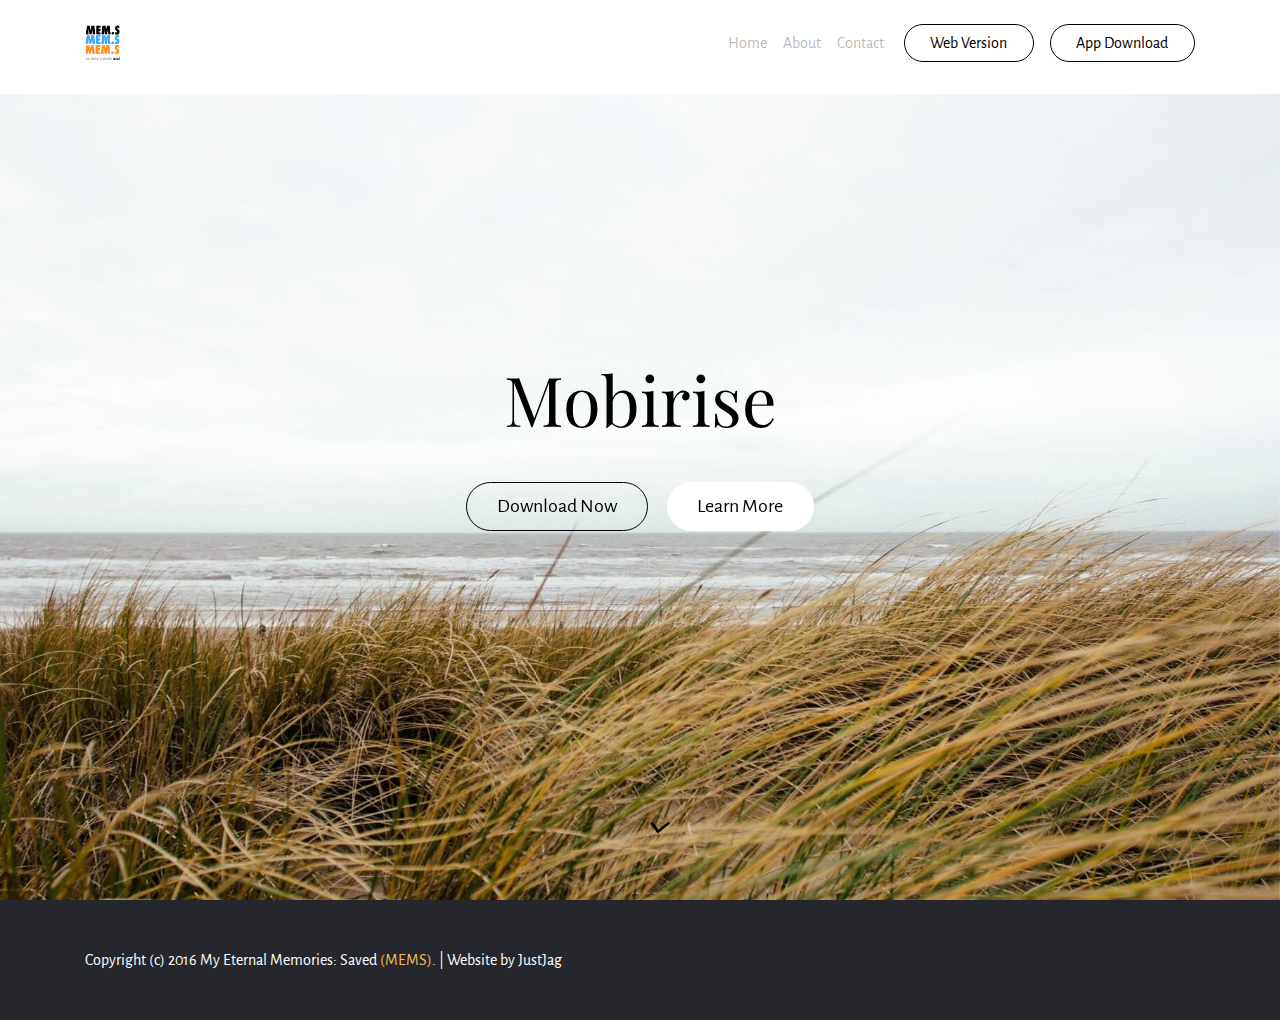
<file: page2.html>
<!DOCTYPE html>
<html >
<head>
  <!-- Site made with Mobirise Website Builder v4.8.6, https://mobirise.com -->
  <meta charset="UTF-8">
  <meta http-equiv="X-UA-Compatible" content="IE=edge">
  <meta name="generator" content="Mobirise v4.8.6, mobirise.com">
  <meta name="viewport" content="width=device-width, initial-scale=1, minimum-scale=1">
  <link rel="shortcut icon" href="assets/images/logo.png" type="image/x-icon">
  <meta name="description" content="">
  
  <link rel="stylesheet" href="https://fonts.googleapis.com/css?family=Playfair+Display:400,700&subset=latin,cyrillic">
  <link rel="stylesheet" href="https://fonts.googleapis.com/css?family=Alegreya+Sans:400,700&subset=latin,vietnamese,latin-ext">
  <link rel="stylesheet" href="assets/font-awesome/css/font-awesome.css">
  <link rel="stylesheet" href="assets/tether/tether.min.css">
  <link rel="stylesheet" href="assets/bootstrap/css/bootstrap.min.css">
  <link rel="stylesheet" href="assets/soundcloud-plugin/style.css">
  <link rel="stylesheet" href="assets/puritym/css/style.css">
  <link rel="stylesheet" href="assets/mobirise/css/mbr-additional.css" type="text/css">
  
  
  
</head>
<body>
  <nav class="navbar navbar-light mbr-navbar navbar-fixed-top" id="ext_menu-1e" data-rv-view="167" style="background-color: rgb(255, 255, 255);">
    <div class="container">
        <button class="navbar-toggler pull-right hidden-md-up" type="button" data-toggle="collapse" data-target="#exCollapsingNavbar2">
            <div class="hamburger-icon"></div>
        </button>

        <div class="clearfix"></div>
        <div class="collapse navbar-toggleable-sm" id="exCollapsingNavbar2">
            <span class="navbar-logo"><a href="index.html"><img src="assets/images/mems1-122x128-67.png" alt="Mobirise"></a></span>
            

            <ul class="nav navbar-nav pull-xs-right"><li class="nav-item"><a class="btn btn-secondary-outline" href="index.html">Web Version</a></li> <li class="nav-item"><a class="btn btn-secondary-outline" href="index.html">App Download</a></li> </ul>

            <ul class="nav navbar-nav pull-xs-right"><li class="nav-item"><a class="nav-link" href="index.html">Home</a></li><li class="nav-item"><a class="nav-link" href="index.html#content5-8">About</a></li><li class="nav-item"><a class="nav-link" href="index.html#form2-7">Contact</a></li></ul>
        </div>
    </div>
</nav>

<section class="mbr-section mbr-section-full mbr-parallax-background mbr-after-navbar" id="header1-1g" data-rv-view="171" style="background-image: url(assets/images/photo-13.jpg);">
    <div class="mbr-table-cell">
        
        <div class="container">
            <div class="row">
                <div class="col-md-8 col-md-offset-2 text-xs-center">

                    <h1 class="mbr-section-title display-1">Mobirise</h1>
                    
                    <div class="mbr-buttons--center"><a class="btn btn-lg btn-secondary-outline" href="https://mobirise.com">Download Now</a> <a class="btn btn-lg btn-white" href="https://mobirise.com">Learn More</a></div>
                </div>
            </div>
        </div>
        <a class="mbr-arrow" href="#next"><i class="fa fa-angle-down"></i></a>
    </div>
</section>

<footer class="mbr-section mbr-section-nopadding mbr-footer" id="footer1-1f" data-rv-view="169" style="background-color: rgb(38, 39, 44); padding-top: 3rem; padding-bottom: 1.98rem;">
    
    <div class="container">
        <p>Copyright (c) 2016 My Eternal Memories: Saved <a href="index.html">(MEMS)</a>. | Website by JustJag</p>
    </div>
</footer>


  <script src="assets/web/assets/jquery/jquery.min.js"></script>
  <script src="assets/tether/tether.min.js"></script>
  <script src="assets/bootstrap/js/bootstrap.min.js"></script>
  <script src="assets/smooth-scroll/smooth-scroll.js"></script>
  <script src="assets/jarallax/jarallax.js"></script>
  <script src="assets/puritym/js/script.js"></script>
  
  
</body>
</html>
</file>
<file: assets/soundcloud-plugin/style.css>
.addons-container {
  position: relative;
  margin-left: auto;
  margin-right: auto;
  padding-right: 15px;
  padding-left: 15px; }
  @media (min-width: 576px) {
    .addons-container {
      padding-right: 15px;
      padding-left: 15px; } }
  @media (min-width: 768px) {
    .addons-container {
      padding-right: 15px;
      padding-left: 15px; } }
  @media (min-width: 992px) {
    .addons-container {
      padding-right: 15px;
      padding-left: 15px; } }
  @media (min-width: 1200px) {
    .addons-container {
      padding-right: 15px;
      padding-left: 15px; } }
  @media (min-width: 576px) {
    .addons-container {
      width: 540px;
      max-width: 100%; } }
  @media (min-width: 768px) {
    .addons-container {
      width: 720px;
      max-width: 100%; } }
  @media (min-width: 992px) {
    .addons-container {
      width: 960px;
      max-width: 100%; } }
  @media (min-width: 1200px) {
    .addons-container {
      width: 1140px;
      max-width: 100%; } }

.addons-container-inner{
    position: relative;
    width: 100%;
    min-height: 1px;
    padding-right: 15px;
    padding-left: 15px;
}
@media (min-width: 567px) {
    .addons-container-inner{
        -ms-flex: 0 0 66.666667%;
        flex: 0 0 66.666667%;
        max-width: 66.666667%;
    }
}
.addons-row{
    display: flex;
    justify-content:center;
}
</file>
<file: assets/mobirise/css/mbr-additional.css>
@import url(https://fonts.googleapis.com/css?family=Lato:400,300,700);
@import url(https://fonts.googleapis.com/css?family=Playfair+Display:400,700&subset=latin,cyrillic);






#header1-1 H1 {
  font-size: 48px;
  font-family: 'Lato', sans-serif;
}
#content5-8 .mbr-section-title {
  font-size: 36px;
  font-family: 'Lato', sans-serif;
  text-align: center;
}
#content5-8 .mbr-section-title SPAN {
  text-align: left;
}
#features1-3 H4 {
  font-family: 'Lato', sans-serif;
  font-size: 23px;
  color: #000000;
}
#features1-3 P {
  text-align: center;
}
#msg-box1-j H2 {
  color: #000000;
  font-size: 36px;
}
#features1-3 SPAN {
  font-size: 18px;
}
#slider-1 H2 {
  font-family: 'Lato', sans-serif;
}
#slider-1 P {
  font-family: 'Lato', sans-serif;
}
#header1-1s H1 {
  font-size: 48px;
  font-family: 'Lato', sans-serif;
}


#header4-9 H1 {
  color: #ffffff;
  font-size: 60px;
}
#header4-9 .btn {
  font-size: 14px;
}
#custom-html-1i {
  /* Type valid CSS here */
}
#custom-html-1i .my-image {
  width: 100%;
}
#header3-x H3 {
  font-size: 48px;
  font-family: 'Playfair Display', sans-serif;
  text-align: center;
}
#header3-x SMALL {
  text-align: right;
}
#header3-x B {
  font-size: 60px;
}
#slider-1c H2 {
  font-size: 46px;
  color: #f2f2f2;
}
#header3-w {
  
}
#header3-w H3 {
  font-size: 48px;
  font-family: 'Playfair Display', sans-serif;
  text-align: center;
}
#custom-html-e {
  /* Type valid CSS here */
}
#custom-html-e .my-image {
  width: 100%;
}
#header3-15 H3 {
  font-size: 46px;
  font-family: 'Playfair Display', sans-serif;
  text-align: center;
}
#header3-15 SMALL {
  text-align: right;
}
#header3-15 B {
  font-size: 46px;
}
#msg-box3-1a .mbr-header .mbr-header__text {
  text-align: center;
}
#msg-box3-1a .mbr-header .mbr-header__subtext {
  text-align: center;
}
#ext_menu-1e .navbar-toggler {
  color: #000;
}
</file>
<file: assets/puritym/css/style.css>
.engine {
	position: absolute;
	text-indent: -2400px;
	text-align: center;
	padding: 0;
	top: 0;
	left: -2400px;
}/**
 * BOOTSTRAP CUSTOM
 */
.container {
  position: relative; }

.btn {
  margin-bottom: 0.5rem; }
  .btn + .btn {
    margin-left: 1rem; }

.btn-white {
  background: #fff;
  color: inherit; }

.btn-black {
  background: #000;
  color: #fff; }

.btn-social,
.btn-social:hover,
.btn-social:active,
.btn-social:focus {
  color: #fff; }

.display-1 {
  font-size: 4.3rem;
  margin-top: 3.9rem;
  margin-bottom: 2.8rem; }

.display-2 {
  font-size: 3.5rem;
  margin-top: 3.5rem;
  margin-bottom: 2.5rem; }

.display-3 {
  font-size: 2.8rem;
  margin-top: 3.2rem;
  margin-bottom: 2rem; }

.display-4 {
  font-size: 2.3rem;
  margin-top: 2.3rem;
  margin-bottom: 1.8rem; }

p.lead,
.lead p {
  margin-bottom: 2rem; }

.card .card-img-top {
  width: 100%; }

.card-block {
  background-color: #fff; }

@media (min-width: 768px) {
  .col-md-4:nth-of-type(3n+1) {
    clear: left; } }
@media (min-width: 544px) and (max-width: 767px) {
  .col-md-4:nth-of-type(odd) {
    clear: left; } }
.row.no-gutter {
  margin-left: 0;
  margin-right: 0; }

.row.no-gutter > [class*=col-]:not(:first-child),
.row.no-gutter > [class*=col-]:not(:last-child) {
  padding-right: 0;
  padding-left: 0; }

blockquote {
  padding: .5rem 1rem;
  margin: 0 0 1rem;
  margin-bottom: 1rem;
  font-size: 1.25rem;
  border-left: .25rem solid #f1c050; }

/**
 * TYPOGRAPHY
 */
body {
  font-family: "Alegreya Sans", sans-serif; }

h1, h2, h3, h4, h5, h6,
.h1, .h2, .h3, .h4, .h5, .h6,
.display-1, .display-2, .display-3, .display-4 {
  font-family: "Playfair Display", sans-serif; }

/**
 * MAPS
 */
@-webkit-keyframes mapCircleLoading {
  from {
    -webkit-transform: rotate(0deg); }
  to {
    -webkit-transform: rotate(359deg); } }
@keyframes mapCircleLoading {
  from {
    transform: rotate(0deg); }
  to {
    transform: rotate(359deg); } }
.mbr-map {
  position: relative; }
  .mbr-map iframe {
    height: 100%;
    width: 100%; }
  .mbr-map [data-state-details] {
    color: #6b6763;
    font-family: "Alegreya Sans", sans-serif;
    font-size: 1.25rem;
    height: 1.5em;
    margin-top: -0.75em;
    padding-left: 20px;
    padding-right: 20px;
    position: absolute;
    text-align: center;
    top: 50%;
    width: 100%; }
  .mbr-map[data-state] {
    background: #e9e5dc; }
  .mbr-map[data-state="loading"] [data-state-details] {
    display: none; }
  .mbr-map[data-state="loading"]::after {
    content: "";
    -webkit-animation: mapCircleLoading .6s infinite linear;
    animation: mapCircleLoading .6s infinite linear;
    border-radius: 50%;
    border: 6px rgba(255, 255, 255, 0.35) solid;
    border-top-color: #fff;
    height: 40px;
    left: 50%;
    margin-left: -20px;
    margin-top: -20px;
    position: absolute;
    top: 50%;
    width: 40px; }

/**
 * SECTIONS
 */
.mbr-section {
  position: relative;
  padding-top: 9rem;
  padding-bottom: 9rem;
  background-position: 50% 50%;
  background-repeat: no-repeat;
  background-size: cover; }

.mbr-section-full {
  display: table;
  width: 100%;
  height: 100vh;
  padding-top: 0;
  padding-bottom: 0; }

.mbr-section-small {
  padding-top: 4.5rem;
  padding-bottom: 4.5rem; }

.mbr-section-nopadding {
  padding-top: 0;
  padding-bottom: 0; }

.mbr-section-title {
  margin-top: 0; }

.mbr-table {
  display: table; }

.mbr-table-cell {
  position: relative;
  display: table-cell;
  vertical-align: middle;
  padding-top: 9rem;
  padding-bottom: 9rem; }

.mbr-inner-padding {
  padding: 4rem; }

/* footer */
.mbr-footer {
  color: #fff; }
  .mbr-footer .mbr-map,
  .mbr-footer .mbr-google-map {
    height: 300px; }
  .mbr-footer .form-control {
    color: #fff;
    background-color: #26272c;
    border-color: #1b1c20; }
  .mbr-footer ul {
    list-style-type: none;
    padding: 0; }
    .mbr-footer ul li {
      position: relative;
      padding-left: 1.2rem; }
      .mbr-footer ul li:before {
        content: '';
        position: absolute;
        margin-left: -1.2rem;
        width: 10px;
        height: 1px;
        top: 50%;
        background-color: #fff; }

footer.mbr-footer {
  padding-top: 3rem;
  padding-bottom: 2rem; }

/**
 * NAVBAR
 */
.mbr-navbar {
  position: absolute;
  top: 0;
  right: 0;
  left: 0;
  padding: 1.5rem 1rem;
  background-color: #fff;
  z-index: 1030; }
  .mbr-navbar.navbar-fixed-top {
    position: fixed; }
  .mbr-navbar.navbar-transparent {
    background-color: transparent; }
  .mbr-navbar .navbar-logo {
    margin-right: 1.5rem;
    float: left; }
  .mbr-navbar .navbar-logo,
  .mbr-navbar .navbar-logo img {
    height: 37px; }
  .mbr-navbar .navbar-brand {
    margin-right: 1.5rem; }
  .mbr-navbar .navbar-divider,
  .mbr-navbar .navbar-nav .nav-item + .nav-item,
  .mbr-navbar .navbar-nav .nav-link + .nav-link {
    margin-left: 1rem; }
  .mbr-navbar .navbar-nav + .navbar-nav {
    margin-right: 20px; }

.mbr-navbar .hamburger-icon, .navbar-dropdown .hamburger-icon {
  content: "";
  width: 16px;
  -webkit-box-shadow: 0 -6px 0 1px,0 0 0 1px,0 6px 0 1px;
  -moz-box-shadow: 0 -6px 0 1px,0 0 0 1px,0 6px 0 1px;
  box-shadow: 0 -6px 0 1px,0 0 0 1px,0 6px 0 1px; }

/**
 * HELPERS
 */
/* Colors */
.text-white {
  color: #fff !important; }

.text-black {
  color: #000 !important; }

/**
 * Mobirise Classes
 */
.mbr-after-navbar:before {
  content: "";
  display: block;
  height: 54px; }

.mbr-section__container--first {
  padding-bottom: 1rem; }

.mbr-section__container--middle {
  padding-top: 1rem;
  padding-bottom: 1rem; }

.mbr-section__container--last {
  padding-top: 1rem; }

.mbr-overlay,
.mbr-background-video,
.mbr-background-video-preview {
  position: absolute;
  bottom: 0;
  left: 0;
  right: 0;
  top: 0; }

.mbr-overlay {
  background-color: #fff;
  opacity: 0.5;
  z-index: 1; }
  .mbr-overlay ~ * {
    z-index: 2; }

.mbr-background-video-preview {
  z-index: 0 !important; }

.mbr-figure {
  display: block;
  overflow: hidden;
  position: relative;
  width: 100%;
  margin: 0; }
  .mbr-figure img, .mbr-figure iframe {
    display: block;
    width: 100%; }
  .mbr-figure .mbr-figure-caption {
    width: 100%;
    padding: 1.5rem 0;
    background-color: #FFF8E0; }
  .mbr-figure .mbr-figure-caption-over {
    position: absolute;
    bottom: 0;
    background-color: rgba(255, 255, 255, 0.5); }

.mbr-map,
.mbr-google-map {
  height: 400px; }

.mbr-arrow {
  position: absolute;
  text-align: center;
  font-size: 35px;
  bottom: 71px;
  left: 50%;
  width: 30px;
  margin-left: -15px;
  line-height: 1px;
  padding: 0 20px;
  -webkit-animation: floating-arrow 1.6s infinite ease-in-out 0s;
  -o-animation: floating-arrow 1.6s infinite ease-in-out 0s;
  animation: floating-arrow 1.6s infinite ease-in-out 0s; }
  .mbr-arrow, .mbr-arrow:hover, .mbr-arrow:focus {
    color: inherit; }

@-webkit-keyframes floating-arrow {
  from {
    -webkit-transform: translateY(0);
    transform: translateY(0); }
  65% {
    -webkit-transform: translateY(11px);
    transform: translateY(11px); }
  to {
    -webkit-transform: translateY(0);
    transform: translateY(0); } }
@-o-keyframes floating-arrow {
  from {
    -webkit-transform: translateY(0);
    transform: translateY(0); }
  65% {
    -webkit-transform: translateY(11px);
    transform: translateY(11px); }
  to {
    -webkit-transform: translateY(0);
    transform: translateY(0); } }
@keyframes floating-arrow {
  from {
    -webkit-transform: translateY(0);
    transform: translateY(0); }
  65% {
    -webkit-transform: translateY(11px);
    transform: translateY(11px); }
  to {
    -webkit-transform: translateY(0);
    transform: translateY(0); } }
@media (max-width: 767px) {
  .mbr-arrow {
    bottom: 41px; } }
@media (max-width: 320px) {
  .mbr-arrow {
    bottom: 21px;
    text-align: center; } }
@media all and (device-width: 320px) and (device-height: 568px) and (orientation: portrait) {
  .mbr-arrow {
    bottom: 31px; } }
/*-------

   Slider

-------*/
.mbr-slider .carousel-inner > .active,
.mbr-slider .carousel-inner > .next,
.mbr-slider .carousel-inner > .prev {
  display: table; }

.mbr-slider .carousel-control {
  background-image: none;
  width: 54px;
  height: 54px;
  top: 50%;
  margin-top: -27px;
  line-height: 54px;
  border-radius: 27px;
  color: inherit;
  background: #fff;
  border: 1px solid #000;
  opacity: 1;
  text-shadow: none;
  z-index: 5;
  -webkit-transition: all 0.2s ease-in-out 0s;
  -o-transition: all 0.2s ease-in-out 0s;
  transition: all 0.2s ease-in-out 0s; }

.mbr-slider .carousel-control .icon-next,
.mbr-slider .carousel-control .icon-prev {
  margin-top: -18px;
  font-size: 30px; }

.mbr-slider .carousel-control.left {
  margin-left: 2rem; }

.mbr-slider .carousel-control.right {
  margin-right: 2rem; }

.mbr-slider .carousel-control:hover {
  background: #000;
  color: #fff; }

.mbr-slider .carousel-indicators {
  bottom: 0; }

.mbr-slider .carousel-indicators li,
.mbr-slider .carousel-indicators .active {
  width: 15px;
  height: 15px;
  margin: 3px;
  border: 1px solid #000; }

.mbr-slider .carousel-indicators .active {
  background-color: #000; }

.mbr-slider .mbr-overlay {
  z-index: 0; }

@media (max-width: 767px) {
  .mbr-slider .carousel-control {
    top: auto;
    bottom: 20px; }

  .mbr-slider > .container .carousel-control {
    margin-bottom: 0px; } }
/* boxed slider */
.mbr-slider > .boxed-slider {
  position: relative;
  padding: 93px 0; }

.mbr-slider > .boxed-slider > div {
  position: relative; }

.mbr-slider > .container img {
  width: 100%; }

.mbr-slider > .container img + .row {
  position: absolute;
  top: 50%;
  left: 0;
  right: 0;
  -webkit-transform: translateY(-50%);
  -moz-transform: translateY(-50%);
  transform: translateY(-50%); }

.mbr-slider .mbr-section {
  padding: 0;
  background-attachment: scroll; }

.mbr-slider .mbr-table-cell {
  padding: 0; }

.mbr-slider > .container .carousel-indicators {
  margin-bottom: 3px; }

/* article slider */
.mbr-slider > .article-slider .mbr-section,
.mbr-slider > .article-slider .mbr-section .mbr-table-cell {
  padding-top: 0;
  padding-bottom: 0; }

/*-------

   Gallery

-------*/
.mbr-gallery .mbr-gallery-item {
  position: relative;
  display: inline-block;
  width: 25%; }
  @media (max-width: 768px) {
    .mbr-gallery .mbr-gallery-item {
      width: 50%; } }
  @media (max-width: 400px) {
    .mbr-gallery .mbr-gallery-item {
      width: 100%; } }

.mbr-gallery .mbr-gallery-item > a {
  position: relative;
  display: block;
  background: #fff;
  outline: none; }

.mbr-gallery .mbr-gallery-item img {
  width: 100%;
  opacity: 1;
  -webkit-transition: .2s opacity ease-in-out;
  transition: .2s opacity ease-in-out; }

.mbr-gallery .mbr-gallery-item > a:hover img {
  opacity: 0.9; }

.mbr-gallery .mbr-gallery-item .icon {
  position: absolute;
  font-size: 30px;
  top: 50%;
  left: 50%;
  color: #000;
  opacity: 0;
  -webkit-transform: translateX(-50%) translateY(-50%);
  transform: translateX(-50%) translateY(-50%);
  -webkit-transition: .2s opacity ease-in-out;
  transition: .2s opacity ease-in-out; }

.mbr-gallery .mbr-gallery-item > a:hover .icon {
  opacity: 1; }

/* remove spacing */
.mbr-gallery .mbr-gallery-row.no-gutter {
  margin: 0; }

.mbr-gallery .mbr-gallery-row.no-gutter .mbr-gallery-item {
  padding: 0; }

/* container */
.mbr-gallery .container.mbr-gallery-layout-default {
  padding: 93px 0; }

/* fix horizontal scrollbar */
.mbr-gallery .mbr-gallery-layout-default,
.mbr-gallery .mbr-gallery-layout-article {
  overflow: hidden; }

/* lightbox */
.mbr-gallery .modal {
  position: fixed;
  overflow: hidden;
  padding-right: 0 !important; }

.mbr-gallery .modal-body {
  padding: 0; }

.mbr-gallery .modal-body img {
  width: 100%; }

.mbr-gallery .modal .close {
  position: absolute;
  background-image: none;
  font-size: 20px;
  width: 54px;
  height: 54px;
  border-radius: 27px;
  color: #000;
  top: 2rem;
  right: 2rem;
  line-height: 54px;
  opacity: 1;
  border: 1px solid #000;
  text-align: center;
  text-shadow: none;
  z-index: 5;
  -webkit-transition: all 0.2s ease-in-out 0s;
  -o-transition: all 0.2s ease-in-out 0s;
  transition: all 0.2s ease-in-out 0s; }

.mbr-gallery .modal .close:hover {
  background: #000;
  color: #fff; }

/* modal back color opacity */
.modal-backdrop.in {
  opacity: 0.8;
  filter: alpha(opacity=80); }

@media (max-width: 768px) {
  .mbr-gallery .modal-dialog {
    margin: 10px auto; }

  .mbr-gallery .carousel-indicators,
  .mbr-gallery .carousel-control,
  .mbr-gallery .modal .close {
    position: fixed; } }
/* fix fade in effect */
.mbr-gallery .modal.fade .modal-dialog {
  margin-top: -100px;
  -webkit-transition: margin-top 0.3s ease-out;
  -moz-transition: margin-top 0.3s ease-out;
  -o-transition: margin-top 0.3s ease-out;
  transition: margin-top 0.3s ease-out; }

.mbr-gallery .modal.in .modal-dialog,
.mbr-gallery .modal.fade .modal-dialog {
  -webkit-transform: none;
  -ms-transform: none;
  -o-transform: none;
  transform: none; }

.mbr-gallery .modal.in .modal-dialog {
  margin-top: 30px; }

/* iconfont default styling */
/* for buttons */
.mbr-iconfont.mbr-iconfont-btn,
.mbr-buttons__btn .mbr-iconfont {
  padding-right: 0.3em;
  font-size: 1.5em;
  line-height: 0.5em;
  vertical-align: text-bottom;
  position: relative;
  top: -0.1em;
  text-decoration: none; }

/* menu links */
.mbr-iconfont.mbr-iconfont-btn-parent,
.mbr-buttons__link .mbr-iconfont {
  padding-right: 0.3em;
  font-size: 1.3em;
  top: -0.2em;
  position: relative;
  vertical-align: middle; }

/* msg-box4 */
.mbr-iconfont.mbr-iconfont-msg-box4,
.mbr-iconfont.mbr-iconfont-msg-box5 {
  font-size: 357px;
  text-decoration: none;
  color: #000; }

/*menu logo */
.mbr-iconfont.mbr-iconfont-menu,
.mbr-iconfont.mbr-iconfont-ext__menu {
  font-size: 37px;
  text-decoration: none;
  color: rgba(0, 0, 0, 0.8); }

/* contacts1 */
.mbr-iconfont.mbr-iconfont-contacts1 {
  font-size: 119px;
  text-decoration: none;
  color: #9C9C9C; }

.mbr-iconfont.mbr-iconfont-features1 {
  font-size: 140px;
  text-decoration: none;
  text-align: center;
  display: block;
  margin-top: 0.2em; }

.mbr-table-cell-lg {
  position: relative;
  display: table-cell;
  vertical-align: middle;
  padding-top: 0;
  padding-bottom: 0;
  float: none; }

@media (max-width: 991px) {
  .mbr-table-cell-lg {
    display: block; } }
/*image-resize*/
.image-size .mbr-figure {
  text-align: center; }

@media (max-width: 991px) {
  .image-size {
    width: 100% !important; }
    .image-size .mbr-iconfont {
      font-size: 260px !important; } }

/*# sourceMappingURL=style.css.map */
</file>
